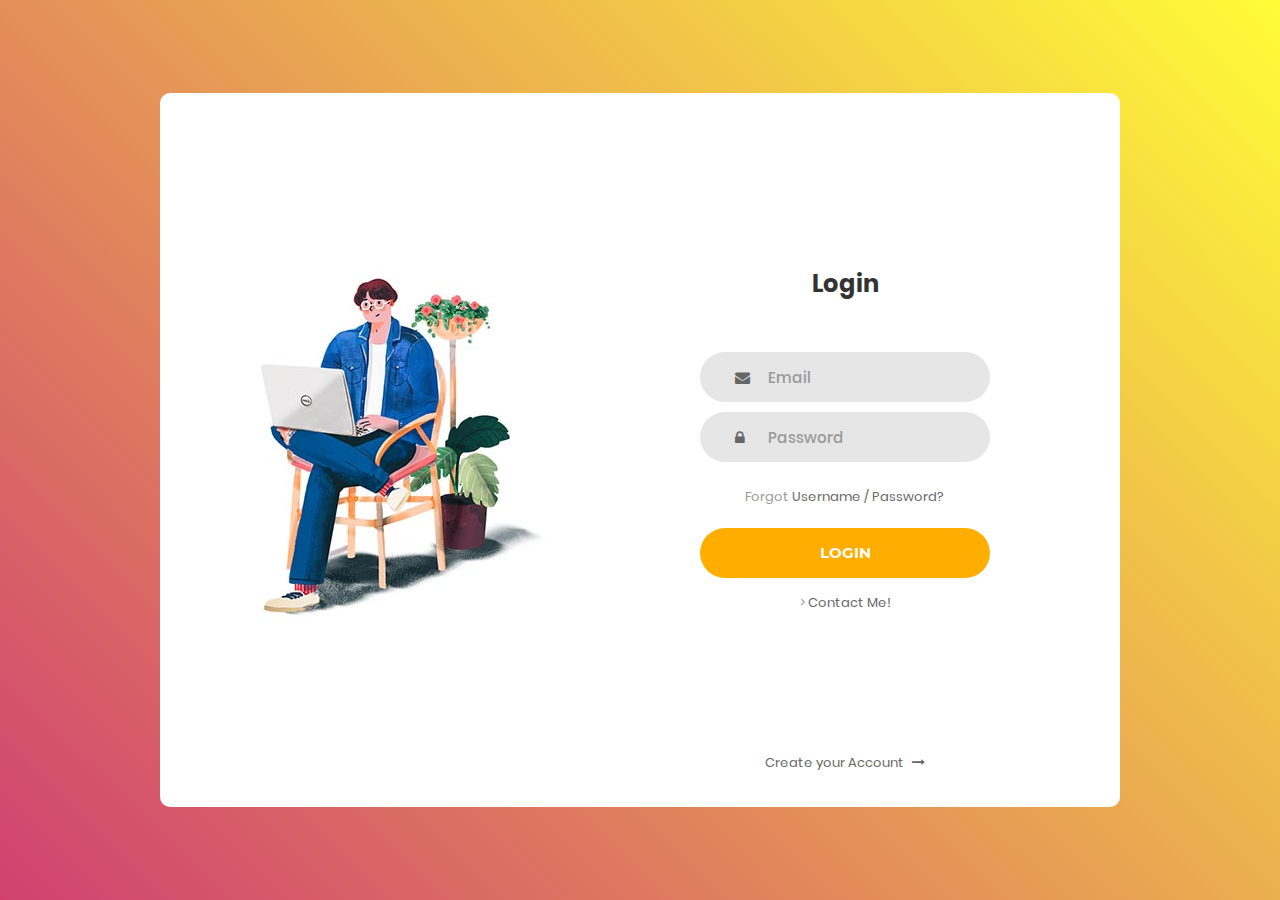
<file: index.html>
<!DOCTYPE html>
<html lang="en">
<head>
	<title>Login</title>
	<meta charset="UTF-8">
	<meta name="viewport" content="width=device-width, initial-scale=1">
<!--===============================================================================================-->	
	<link rel="icon" type="image/png" href="images/icons/favicon.png"/>
<!--===============================================================================================-->
	<link rel="stylesheet" type="text/css" href="vendor/bootstrap/css/bootstrap.min.css">
<!--===============================================================================================-->
	<link rel="stylesheet" type="text/css" href="fonts/font-awesome-4.7.0/css/font-awesome.min.css">
<!--===============================================================================================-->
	<link rel="stylesheet" type="text/css" href="vendor/animate/animate.css">
<!--===============================================================================================-->	
	<link rel="stylesheet" type="text/css" href="vendor/css-hamburgers/hamburgers.min.css">
<!--===============================================================================================-->
	<link rel="stylesheet" type="text/css" href="vendor/select2/select2.min.css">
<!--===============================================================================================-->
	<link rel="stylesheet" type="text/css" href="css/util.css">
	<link rel="stylesheet" type="text/css" href="css/main.css">
<!--===============================================================================================-->
</head>
<body>
	
	<div class="limiter">
		<div class="container-login100">
			<div class="wrap-login100">
				<div class="login100-pic js-tilt" data-tilt>
					<img src="images/img-01.png" alt="IMG">
				</div>

				<form class="login100-form validate-form">
					<span class="login100-form-title">
						Login
					</span>

					<div class="wrap-input100 validate-input" data-validate = "Valid email is required: ex@abc.xyz">
						<input class="input100" type="text" name="email" placeholder="Email">
						<span class="focus-input100"></span>
						<span class="symbol-input100">
							<i class="fa fa-envelope" aria-hidden="true"></i>
						</span>
					</div>

					<div class="wrap-input100 validate-input" data-validate = "Password is required">
						<input class="input100" type="password" name="pass" placeholder="Password">
						<span class="focus-input100"></span>
						<span class="symbol-input100">
							<i class="fa fa-lock" aria-hidden="true"></i>
						</span>
					</div>
					<div class="text-center p-t-12">
						<span class="txt1">
							Forgot
						</span>
						<a class="txt2" href="#">
							Username / Password?
						</a>
					</div>

					<div class="container-login100-form-btn">
						<button class="login100-form-btn">
							Login
						</button>
					</div>

					<div class="text-center p-t-12">
						<span class="txt1">>
						<a href="contact.html" class="txt2">
							Contact Me!
						</a>
					</div>

					<div class="text-center p-t-136">
						<a class="txt2" href="signup.html">
							Create your Account
							<i class="fa fa-long-arrow-right m-l-5" aria-hidden="true"></i>
						</a>
					</div>
				</form>
			</div>
		</div>
	</div>
	
	

	
<!--===============================================================================================-->	
	<script src="vendor/jquery/jquery-3.2.1.min.js"></script>
<!--===============================================================================================-->
	<script src="vendor/bootstrap/js/popper.js"></script>
	<script src="vendor/bootstrap/js/bootstrap.min.js"></script>
<!--===============================================================================================-->
	<script src="vendor/select2/select2.min.js"></script>
<!--===============================================================================================-->
	<script src="vendor/tilt/tilt.jquery.min.js"></script>
	<script >
		$('.js-tilt').tilt({
			scale: 1.1
		})
	</script>
<!--===============================================================================================-->
	<script src="js/main.js"></script>

</body>
</html>
</file>
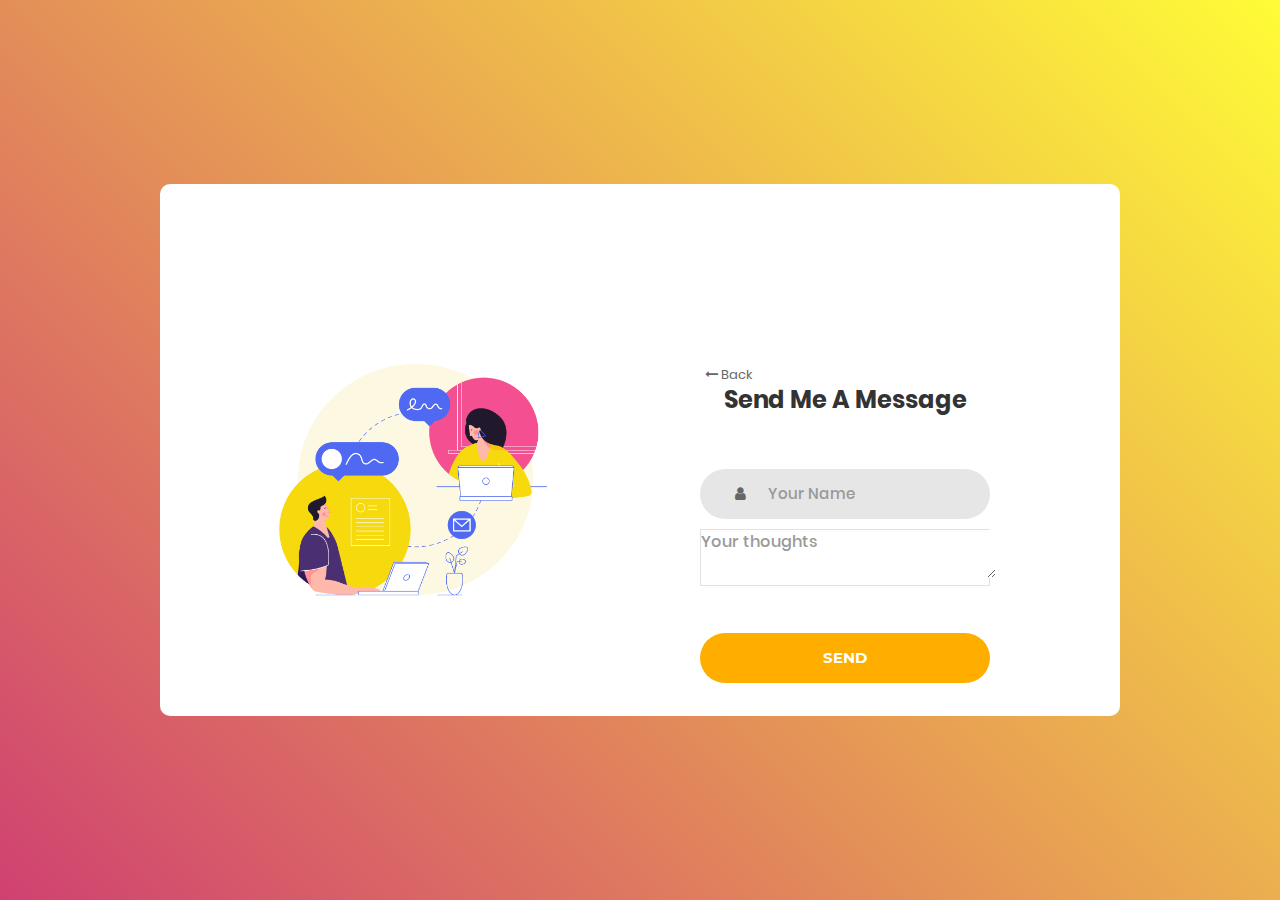
<file: contact.html>
<!DOCTYPE html>
<html lang="en">
<head>
	<title>Contact Me</title>
	<meta charset="UTF-8">
	<meta name="viewport" content="width=device-width, initial-scale=1">
<!--===============================================================================================-->	
<link rel="icon" type="image/png" href="images/icons/favicon.png"/>
<!--===============================================================================================-->
	<link rel="stylesheet" type="text/css" href="vendor/bootstrap/css/bootstrap.min.css">
<!--===============================================================================================-->
	<link rel="stylesheet" type="text/css" href="fonts/font-awesome-4.7.0/css/font-awesome.min.css">
<!--===============================================================================================-->
	<link rel="stylesheet" type="text/css" href="vendor/animate/animate.css">
<!--===============================================================================================-->	
	<link rel="stylesheet" type="text/css" href="vendor/css-hamburgers/hamburgers.min.css">
<!--===============================================================================================-->
	<link rel="stylesheet" type="text/css" href="vendor/select2/select2.min.css">
<!--===============================================================================================-->
	<link rel="stylesheet" type="text/css" href="css/util.css">
	<link rel="stylesheet" type="text/css" href="css/main.css">
<!--===============================================================================================-->
</head>
<body>
	
	<div class="limiter">
		<div class="container-login100">
			<div class="wrap-login100">
				<div class="login100-pic js-tilt" data-tilt>
					<img src="images/contact.png" alt="IMG">
				</div>
				<form class="login100-form validate-form flex-sb flex-w">
                    <!-- <div class="back"> -->
						<div class="p-t-1">
                            <a href="index.html" class="txt2">
                                <i class="fa fa-long-arrow-left m-l-5" aria-hidden="true"></i>
                                Back
                            </a>
                        </div>
                    <span class="login100-form-title p-b-51">
						Send Me A Message
					</span>

					
					<div class="wrap-input100 validate-input m-b-16" data-validate = "Name is required">
						<input class="input100" type="text" name="username" placeholder="Your Name">
						<span class="focus-input100"></span>
                        <span class="symbol-input100">
							<i class="fa fa-user" aria-hidden="true"></i>
						</span>
					</div>
					
					
					<div class="wrap-input100 validate-text m-b-16" data-validate = "Text is required">
                        <textarea class="text100" type="text" name="text2" placeholder="Your thoughts"></textarea>
                        
						<span class="focus-text100"></span>
					</div>
					

					<div class="container-login100-form-btn m-t-17">
						<button class="login100-form-btn">
							SEND
						</button>
					</div>
				</form>
			</div>
		</div>
	</div>
	

	<div id="dropDownSelect1"></div>
	
<!--===============================================================================================-->	
<link rel="icon" type="image/png" href="images/icons/favicon.ico"/>
<!--===============================================================================================-->
	<link rel="stylesheet" type="text/css" href="vendor/bootstrap/css/bootstrap.min.css">
<!--===============================================================================================-->
	<link rel="stylesheet" type="text/css" href="fonts/font-awesome-4.7.0/css/font-awesome.min.css">
<!--===============================================================================================-->
	<link rel="stylesheet" type="text/css" href="vendor/animate/animate.css">
<!--===============================================================================================-->	
	<link rel="stylesheet" type="text/css" href="vendor/css-hamburgers/hamburgers.min.css">
<!--===============================================================================================-->
	<link rel="stylesheet" type="text/css" href="vendor/select2/select2.min.css">
<!--===============================================================================================-->
	<link rel="stylesheet" type="text/css" href="css/util.css">
	<link rel="stylesheet" type="text/css" href="css/main.css">
<!--===============================================================================================-->
	<script src="js/main.js"></script>

</body>
</html>
</file>
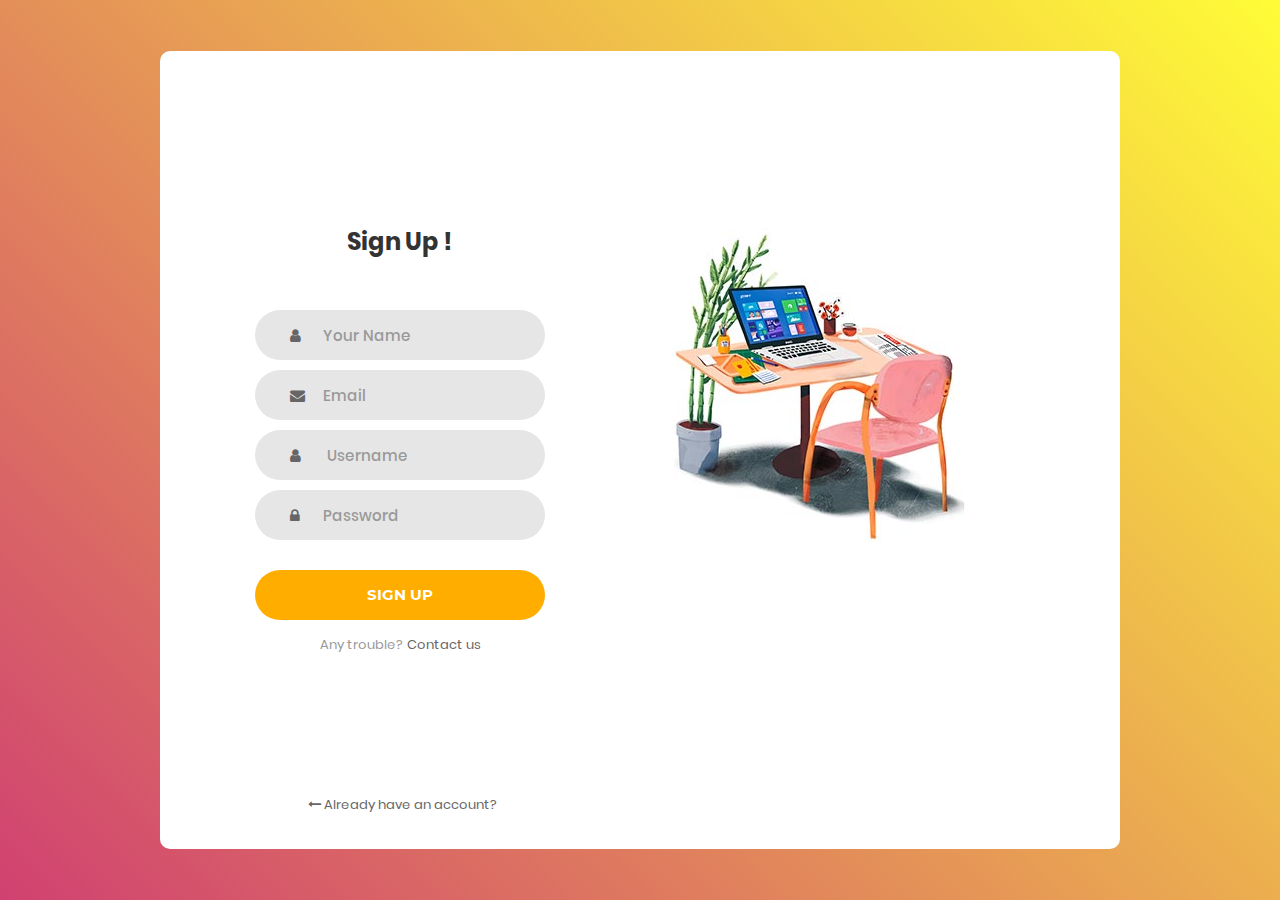
<file: signup.html>
<!DOCTYPE html>
<html lang="en">
<head>
	<title>Sign Up</title>
	<meta charset="UTF-8">
	<meta name="viewport" content="width=device-width, initial-scale=1">
<!--===============================================================================================-->	
	<link rel="icon" type="image/png" href="images/icons/favicon.png"/>
<!--===============================================================================================-->
	<link rel="stylesheet" type="text/css" href="vendor/bootstrap/css/bootstrap.min.css">
<!--===============================================================================================-->
	<link rel="stylesheet" type="text/css" href="fonts/font-awesome-4.7.0/css/font-awesome.min.css">
<!--===============================================================================================-->
	<link rel="stylesheet" type="text/css" href="vendor/animate/animate.css">
<!--===============================================================================================-->	
	<link rel="stylesheet" type="text/css" href="vendor/css-hamburgers/hamburgers.min.css">
<!--===============================================================================================-->
	<link rel="stylesheet" type="text/css" href="vendor/select2/select2.min.css">
<!--===============================================================================================-->
	<link rel="stylesheet" type="text/css" href="css/util.css">
	<link rel="stylesheet" type="text/css" href="css/main.css">
<!--===============================================================================================-->
</head>
<body>
	
	<div class="limiter">
		<div class="container-login100">
			<div class="wrap-login100">
				<form class="login100-form validate-form">
					<span class="login100-form-title">
						Sign Up !
					</span>
					<div class="wrap-input100 validate-input" data-validate = "Valid email is required: ex@abc.xyz">
						<input class="input100" type="text" name="Name" placeholder="Your Name">
						<span class="focus-input100"></span>
						<span class="symbol-input100">
							<i class="fa fa-user" aria-hidden="true"></i>
						</span>
					</div>

					<div class="wrap-input100 validate-input" data-validate = "Valid email is required: ex@abc.xyz">
						<input class="input100" type="text" name="email" placeholder="Email">
						<span class="focus-input100"></span>
						<span class="symbol-input100">
							<i class="fa fa-envelope" aria-hidden="true"></i>
						</span>
					</div>
					<div class="wrap-input100 validate-input" data-validate = "Valid email is required: ex@abc.xyz">
						<input class="input100" type="text" name="Name" placeholder=" Username">
						<span class="focus-input100"></span>
						<span class="symbol-input100">
							<i class="fa fa-user" aria-hidden="true"></i>
						</span>
					</div>
					<div class="wrap-input100 validate-input" data-validate = "Password is required">
						<input class="input100" type="password" name="pass" placeholder="Password">
						<span class="focus-input100"></span>
						<span class="symbol-input100">
							<i class="fa fa-lock" aria-hidden="true"></i>
						</span>
					</div>
					
					<div class="container-login100-form-btn">
						<button class="login100-form-btn">
							Sign Up
						</button>
					</div>

					<div class="text-center p-t-12">
						<span class="txt1">
							Any trouble?
						</span>
						<a class="txt2" href="contact.html">
							Contact us 
						</a>
					</div>

					<div class="text-center p-t-136">
						<a class="txt2" href="index.html">
							<i class="fa fa-long-arrow-left m-l-5" aria-hidden="true"></i>
							Already have an account?
						</a>
					</div>
				</form>
				<div class="login100-pic js-tilt" data-tilt>
					<img src="images/img-02.png" alt="IMG">
				</div>
			</div>
		</div>
	</div>
	
	

	
<!--===============================================================================================-->	
	<script src="vendor/jquery/jquery-3.2.1.min.js"></script>
<!--===============================================================================================-->
	<script src="vendor/bootstrap/js/popper.js"></script>
	<script src="vendor/bootstrap/js/bootstrap.min.js"></script>
<!--===============================================================================================-->
	<script src="vendor/select2/select2.min.js"></script>
<!--===============================================================================================-->
	<script src="vendor/tilt/tilt.jquery.min.js"></script>
	<script >
		$('.js-tilt').tilt({
			scale: 1.1
		})
	</script>
<!--===============================================================================================-->
	<script src="js/main.js"></script>

</body>
</html>
</file>
<file: css/util.css>
/*[ FONT SIZE ]
///////////////////////////////////////////////////////////
*/
.fs-1 {font-size: 1px;}
.fs-2 {font-size: 2px;}
.fs-3 {font-size: 3px;}
.fs-4 {font-size: 4px;}
.fs-5 {font-size: 5px;}
.fs-6 {font-size: 6px;}
.fs-7 {font-size: 7px;}
.fs-8 {font-size: 8px;}
.fs-9 {font-size: 9px;}
.fs-10 {font-size: 10px;}
.fs-11 {font-size: 11px;}
.fs-12 {font-size: 12px;}
.fs-13 {font-size: 13px;}
.fs-14 {font-size: 14px;}
.fs-15 {font-size: 15px;}
.fs-16 {font-size: 16px;}
.fs-17 {font-size: 17px;}
.fs-18 {font-size: 18px;}
.fs-19 {font-size: 19px;}
.fs-20 {font-size: 20px;}
.fs-21 {font-size: 21px;}
.fs-22 {font-size: 22px;}
.fs-23 {font-size: 23px;}
.fs-24 {font-size: 24px;}
.fs-25 {font-size: 25px;}
.fs-26 {font-size: 26px;}
.fs-27 {font-size: 27px;}
.fs-28 {font-size: 28px;}
.fs-29 {font-size: 29px;}
.fs-30 {font-size: 30px;}
.fs-31 {font-size: 31px;}
.fs-32 {font-size: 32px;}
.fs-33 {font-size: 33px;}
.fs-34 {font-size: 34px;}
.fs-35 {font-size: 35px;}
.fs-36 {font-size: 36px;}
.fs-37 {font-size: 37px;}
.fs-38 {font-size: 38px;}
.fs-39 {font-size: 39px;}
.fs-40 {font-size: 40px;}
.fs-41 {font-size: 41px;}
.fs-42 {font-size: 42px;}
.fs-43 {font-size: 43px;}
.fs-44 {font-size: 44px;}
.fs-45 {font-size: 45px;}
.fs-46 {font-size: 46px;}
.fs-47 {font-size: 47px;}
.fs-48 {font-size: 48px;}
.fs-49 {font-size: 49px;}
.fs-50 {font-size: 50px;}
.fs-51 {font-size: 51px;}
.fs-52 {font-size: 52px;}
.fs-53 {font-size: 53px;}
.fs-54 {font-size: 54px;}
.fs-55 {font-size: 55px;}
.fs-56 {font-size: 56px;}
.fs-57 {font-size: 57px;}
.fs-58 {font-size: 58px;}
.fs-59 {font-size: 59px;}
.fs-60 {font-size: 60px;}
.fs-61 {font-size: 61px;}
.fs-62 {font-size: 62px;}
.fs-63 {font-size: 63px;}
.fs-64 {font-size: 64px;}
.fs-65 {font-size: 65px;}
.fs-66 {font-size: 66px;}
.fs-67 {font-size: 67px;}
.fs-68 {font-size: 68px;}
.fs-69 {font-size: 69px;}
.fs-70 {font-size: 70px;}
.fs-71 {font-size: 71px;}
.fs-72 {font-size: 72px;}
.fs-73 {font-size: 73px;}
.fs-74 {font-size: 74px;}
.fs-75 {font-size: 75px;}
.fs-76 {font-size: 76px;}
.fs-77 {font-size: 77px;}
.fs-78 {font-size: 78px;}
.fs-79 {font-size: 79px;}
.fs-80 {font-size: 80px;}
.fs-81 {font-size: 81px;}
.fs-82 {font-size: 82px;}
.fs-83 {font-size: 83px;}
.fs-84 {font-size: 84px;}
.fs-85 {font-size: 85px;}
.fs-86 {font-size: 86px;}
.fs-87 {font-size: 87px;}
.fs-88 {font-size: 88px;}
.fs-89 {font-size: 89px;}
.fs-90 {font-size: 90px;}
.fs-91 {font-size: 91px;}
.fs-92 {font-size: 92px;}
.fs-93 {font-size: 93px;}
.fs-94 {font-size: 94px;}
.fs-95 {font-size: 95px;}
.fs-96 {font-size: 96px;}
.fs-97 {font-size: 97px;}
.fs-98 {font-size: 98px;}
.fs-99 {font-size: 99px;}
.fs-100 {font-size: 100px;}
.fs-101 {font-size: 101px;}
.fs-102 {font-size: 102px;}
.fs-103 {font-size: 103px;}
.fs-104 {font-size: 104px;}
.fs-105 {font-size: 105px;}
.fs-106 {font-size: 106px;}
.fs-107 {font-size: 107px;}
.fs-108 {font-size: 108px;}
.fs-109 {font-size: 109px;}
.fs-110 {font-size: 110px;}
.fs-111 {font-size: 111px;}
.fs-112 {font-size: 112px;}
.fs-113 {font-size: 113px;}
.fs-114 {font-size: 114px;}
.fs-115 {font-size: 115px;}
.fs-116 {font-size: 116px;}
.fs-117 {font-size: 117px;}
.fs-118 {font-size: 118px;}
.fs-119 {font-size: 119px;}
.fs-120 {font-size: 120px;}
.fs-121 {font-size: 121px;}
.fs-122 {font-size: 122px;}
.fs-123 {font-size: 123px;}
.fs-124 {font-size: 124px;}
.fs-125 {font-size: 125px;}
.fs-126 {font-size: 126px;}
.fs-127 {font-size: 127px;}
.fs-128 {font-size: 128px;}
.fs-129 {font-size: 129px;}
.fs-130 {font-size: 130px;}
.fs-131 {font-size: 131px;}
.fs-132 {font-size: 132px;}
.fs-133 {font-size: 133px;}
.fs-134 {font-size: 134px;}
.fs-135 {font-size: 135px;}
.fs-136 {font-size: 136px;}
.fs-137 {font-size: 137px;}
.fs-138 {font-size: 138px;}
.fs-139 {font-size: 139px;}
.fs-140 {font-size: 140px;}
.fs-141 {font-size: 141px;}
.fs-142 {font-size: 142px;}
.fs-143 {font-size: 143px;}
.fs-144 {font-size: 144px;}
.fs-145 {font-size: 145px;}
.fs-146 {font-size: 146px;}
.fs-147 {font-size: 147px;}
.fs-148 {font-size: 148px;}
.fs-149 {font-size: 149px;}
.fs-150 {font-size: 150px;}
.fs-151 {font-size: 151px;}
.fs-152 {font-size: 152px;}
.fs-153 {font-size: 153px;}
.fs-154 {font-size: 154px;}
.fs-155 {font-size: 155px;}
.fs-156 {font-size: 156px;}
.fs-157 {font-size: 157px;}
.fs-158 {font-size: 158px;}
.fs-159 {font-size: 159px;}
.fs-160 {font-size: 160px;}
.fs-161 {font-size: 161px;}
.fs-162 {font-size: 162px;}
.fs-163 {font-size: 163px;}
.fs-164 {font-size: 164px;}
.fs-165 {font-size: 165px;}
.fs-166 {font-size: 166px;}
.fs-167 {font-size: 167px;}
.fs-168 {font-size: 168px;}
.fs-169 {font-size: 169px;}
.fs-170 {font-size: 170px;}
.fs-171 {font-size: 171px;}
.fs-172 {font-size: 172px;}
.fs-173 {font-size: 173px;}
.fs-174 {font-size: 174px;}
.fs-175 {font-size: 175px;}
.fs-176 {font-size: 176px;}
.fs-177 {font-size: 177px;}
.fs-178 {font-size: 178px;}
.fs-179 {font-size: 179px;}
.fs-180 {font-size: 180px;}
.fs-181 {font-size: 181px;}
.fs-182 {font-size: 182px;}
.fs-183 {font-size: 183px;}
.fs-184 {font-size: 184px;}
.fs-185 {font-size: 185px;}
.fs-186 {font-size: 186px;}
.fs-187 {font-size: 187px;}
.fs-188 {font-size: 188px;}
.fs-189 {font-size: 189px;}
.fs-190 {font-size: 190px;}
.fs-191 {font-size: 191px;}
.fs-192 {font-size: 192px;}
.fs-193 {font-size: 193px;}
.fs-194 {font-size: 194px;}
.fs-195 {font-size: 195px;}
.fs-196 {font-size: 196px;}
.fs-197 {font-size: 197px;}
.fs-198 {font-size: 198px;}
.fs-199 {font-size: 199px;}
.fs-200 {font-size: 200px;}

/*[ PADDING ]
///////////////////////////////////////////////////////////
*/
.p-t-0 {padding-top: 0px;}
.p-t-1 {padding-top: 1px;}
.p-t-2 {padding-top: 2px;}
.p-t-3 {padding-top: 3px;}
.p-t-4 {padding-top: 4px;}
.p-t-5 {padding-top: 5px;}
.p-t-6 {padding-top: 6px;}
.p-t-7 {padding-top: 7px;}
.p-t-8 {padding-top: 8px;}
.p-t-9 {padding-top: 9px;}
.p-t-10 {padding-top: 10px;}
.p-t-11 {padding-top: 11px;}
.p-t-12 {padding-top: 12px;}
.p-t-13 {padding-top: 13px;}
.p-t-14 {padding-top: 14px;}
.p-t-15 {padding-top: 15px;}
.p-t-16 {padding-top: 16px;}
.p-t-17 {padding-top: 17px;}
.p-t-18 {padding-top: 18px;}
.p-t-19 {padding-top: 19px;}
.p-t-20 {padding-top: 20px;}
.p-t-21 {padding-top: 21px;}
.p-t-22 {padding-top: 22px;}
.p-t-23 {padding-top: 23px;}
.p-t-24 {padding-top: 24px;}
.p-t-25 {padding-top: 25px;}
.p-t-26 {padding-top: 26px;}
.p-t-27 {padding-top: 27px;}
.p-t-28 {padding-top: 28px;}
.p-t-29 {padding-top: 29px;}
.p-t-30 {padding-top: 30px;}
.p-t-31 {padding-top: 31px;}
.p-t-32 {padding-top: 32px;}
.p-t-33 {padding-top: 33px;}
.p-t-34 {padding-top: 34px;}
.p-t-35 {padding-top: 35px;}
.p-t-36 {padding-top: 36px;}
.p-t-37 {padding-top: 37px;}
.p-t-38 {padding-top: 38px;}
.p-t-39 {padding-top: 39px;}
.p-t-40 {padding-top: 40px;}
.p-t-41 {padding-top: 41px;}
.p-t-42 {padding-top: 42px;}
.p-t-43 {padding-top: 43px;}
.p-t-44 {padding-top: 44px;}
.p-t-45 {padding-top: 45px;}
.p-t-46 {padding-top: 46px;}
.p-t-47 {padding-top: 47px;}
.p-t-48 {padding-top: 48px;}
.p-t-49 {padding-top: 49px;}
.p-t-50 {padding-top: 50px;}
.p-t-51 {padding-top: 51px;}
.p-t-52 {padding-top: 52px;}
.p-t-53 {padding-top: 53px;}
.p-t-54 {padding-top: 54px;}
.p-t-55 {padding-top: 55px;}
.p-t-56 {padding-top: 56px;}
.p-t-57 {padding-top: 57px;}
.p-t-58 {padding-top: 58px;}
.p-t-59 {padding-top: 59px;}
.p-t-60 {padding-top: 60px;}
.p-t-61 {padding-top: 61px;}
.p-t-62 {padding-top: 62px;}
.p-t-63 {padding-top: 63px;}
.p-t-64 {padding-top: 64px;}
.p-t-65 {padding-top: 65px;}
.p-t-66 {padding-top: 66px;}
.p-t-67 {padding-top: 67px;}
.p-t-68 {padding-top: 68px;}
.p-t-69 {padding-top: 69px;}
.p-t-70 {padding-top: 70px;}
.p-t-71 {padding-top: 71px;}
.p-t-72 {padding-top: 72px;}
.p-t-73 {padding-top: 73px;}
.p-t-74 {padding-top: 74px;}
.p-t-75 {padding-top: 75px;}
.p-t-76 {padding-top: 76px;}
.p-t-77 {padding-top: 77px;}
.p-t-78 {padding-top: 78px;}
.p-t-79 {padding-top: 79px;}
.p-t-80 {padding-top: 80px;}
.p-t-81 {padding-top: 81px;}
.p-t-82 {padding-top: 82px;}
.p-t-83 {padding-top: 83px;}
.p-t-84 {padding-top: 84px;}
.p-t-85 {padding-top: 85px;}
.p-t-86 {padding-top: 86px;}
.p-t-87 {padding-top: 87px;}
.p-t-88 {padding-top: 88px;}
.p-t-89 {padding-top: 89px;}
.p-t-90 {padding-top: 90px;}
.p-t-91 {padding-top: 91px;}
.p-t-92 {padding-top: 92px;}
.p-t-93 {padding-top: 93px;}
.p-t-94 {padding-top: 94px;}
.p-t-95 {padding-top: 95px;}
.p-t-96 {padding-top: 96px;}
.p-t-97 {padding-top: 97px;}
.p-t-98 {padding-top: 98px;}
.p-t-99 {padding-top: 99px;}
.p-t-100 {padding-top: 100px;}
.p-t-101 {padding-top: 101px;}
.p-t-102 {padding-top: 102px;}
.p-t-103 {padding-top: 103px;}
.p-t-104 {padding-top: 104px;}
.p-t-105 {padding-top: 105px;}
.p-t-106 {padding-top: 106px;}
.p-t-107 {padding-top: 107px;}
.p-t-108 {padding-top: 108px;}
.p-t-109 {padding-top: 109px;}
.p-t-110 {padding-top: 110px;}
.p-t-111 {padding-top: 111px;}
.p-t-112 {padding-top: 112px;}
.p-t-113 {padding-top: 113px;}
.p-t-114 {padding-top: 114px;}
.p-t-115 {padding-top: 115px;}
.p-t-116 {padding-top: 116px;}
.p-t-117 {padding-top: 117px;}
.p-t-118 {padding-top: 118px;}
.p-t-119 {padding-top: 119px;}
.p-t-120 {padding-top: 120px;}
.p-t-121 {padding-top: 121px;}
.p-t-122 {padding-top: 122px;}
.p-t-123 {padding-top: 123px;}
.p-t-124 {padding-top: 124px;}
.p-t-125 {padding-top: 125px;}
.p-t-126 {padding-top: 126px;}
.p-t-127 {padding-top: 127px;}
.p-t-128 {padding-top: 128px;}
.p-t-129 {padding-top: 129px;}
.p-t-130 {padding-top: 130px;}
.p-t-131 {padding-top: 131px;}
.p-t-132 {padding-top: 132px;}
.p-t-133 {padding-top: 133px;}
.p-t-134 {padding-top: 134px;}
.p-t-135 {padding-top: 135px;}
.p-t-136 {padding-top: 136px;}
.p-t-137 {padding-top: 137px;}
.p-t-138 {padding-top: 138px;}
.p-t-139 {padding-top: 139px;}
.p-t-140 {padding-top: 140px;}
.p-t-141 {padding-top: 141px;}
.p-t-142 {padding-top: 142px;}
.p-t-143 {padding-top: 143px;}
.p-t-144 {padding-top: 144px;}
.p-t-145 {padding-top: 145px;}
.p-t-146 {padding-top: 146px;}
.p-t-147 {padding-top: 147px;}
.p-t-148 {padding-top: 148px;}
.p-t-149 {padding-top: 149px;}
.p-t-150 {padding-top: 150px;}
.p-t-151 {padding-top: 151px;}
.p-t-152 {padding-top: 152px;}
.p-t-153 {padding-top: 153px;}
.p-t-154 {padding-top: 154px;}
.p-t-155 {padding-top: 155px;}
.p-t-156 {padding-top: 156px;}
.p-t-157 {padding-top: 157px;}
.p-t-158 {padding-top: 158px;}
.p-t-159 {padding-top: 159px;}
.p-t-160 {padding-top: 160px;}
.p-t-161 {padding-top: 161px;}
.p-t-162 {padding-top: 162px;}
.p-t-163 {padding-top: 163px;}
.p-t-164 {padding-top: 164px;}
.p-t-165 {padding-top: 165px;}
.p-t-166 {padding-top: 166px;}
.p-t-167 {padding-top: 167px;}
.p-t-168 {padding-top: 168px;}
.p-t-169 {padding-top: 169px;}
.p-t-170 {padding-top: 170px;}
.p-t-171 {padding-top: 171px;}
.p-t-172 {padding-top: 172px;}
.p-t-173 {padding-top: 173px;}
.p-t-174 {padding-top: 174px;}
.p-t-175 {padding-top: 175px;}
.p-t-176 {padding-top: 176px;}
.p-t-177 {padding-top: 177px;}
.p-t-178 {padding-top: 178px;}
.p-t-179 {padding-top: 179px;}
.p-t-180 {padding-top: 180px;}
.p-t-181 {padding-top: 181px;}
.p-t-182 {padding-top: 182px;}
.p-t-183 {padding-top: 183px;}
.p-t-184 {padding-top: 184px;}
.p-t-185 {padding-top: 185px;}
.p-t-186 {padding-top: 186px;}
.p-t-187 {padding-top: 187px;}
.p-t-188 {padding-top: 188px;}
.p-t-189 {padding-top: 189px;}
.p-t-190 {padding-top: 190px;}
.p-t-191 {padding-top: 191px;}
.p-t-192 {padding-top: 192px;}
.p-t-193 {padding-top: 193px;}
.p-t-194 {padding-top: 194px;}
.p-t-195 {padding-top: 195px;}
.p-t-196 {padding-top: 196px;}
.p-t-197 {padding-top: 197px;}
.p-t-198 {padding-top: 198px;}
.p-t-199 {padding-top: 199px;}
.p-t-200 {padding-top: 200px;}
.p-t-201 {padding-top: 201px;}
.p-t-202 {padding-top: 202px;}
.p-t-203 {padding-top: 203px;}
.p-t-204 {padding-top: 204px;}
.p-t-205 {padding-top: 205px;}
.p-t-206 {padding-top: 206px;}
.p-t-207 {padding-top: 207px;}
.p-t-208 {padding-top: 208px;}
.p-t-209 {padding-top: 209px;}
.p-t-210 {padding-top: 210px;}
.p-t-211 {padding-top: 211px;}
.p-t-212 {padding-top: 212px;}
.p-t-213 {padding-top: 213px;}
.p-t-214 {padding-top: 214px;}
.p-t-215 {padding-top: 215px;}
.p-t-216 {padding-top: 216px;}
.p-t-217 {padding-top: 217px;}
.p-t-218 {padding-top: 218px;}
.p-t-219 {padding-top: 219px;}
.p-t-220 {padding-top: 220px;}
.p-t-221 {padding-top: 221px;}
.p-t-222 {padding-top: 222px;}
.p-t-223 {padding-top: 223px;}
.p-t-224 {padding-top: 224px;}
.p-t-225 {padding-top: 225px;}
.p-t-226 {padding-top: 226px;}
.p-t-227 {padding-top: 227px;}
.p-t-228 {padding-top: 228px;}
.p-t-229 {padding-top: 229px;}
.p-t-230 {padding-top: 230px;}
.p-t-231 {padding-top: 231px;}
.p-t-232 {padding-top: 232px;}
.p-t-233 {padding-top: 233px;}
.p-t-234 {padding-top: 234px;}
.p-t-235 {padding-top: 235px;}
.p-t-236 {padding-top: 236px;}
.p-t-237 {padding-top: 237px;}
.p-t-238 {padding-top: 238px;}
.p-t-239 {padding-top: 239px;}
.p-t-240 {padding-top: 240px;}
.p-t-241 {padding-top: 241px;}
.p-t-242 {padding-top: 242px;}
.p-t-243 {padding-top: 243px;}
.p-t-244 {padding-top: 244px;}
.p-t-245 {padding-top: 245px;}
.p-t-246 {padding-top: 246px;}
.p-t-247 {padding-top: 247px;}
.p-t-248 {padding-top: 248px;}
.p-t-249 {padding-top: 249px;}
.p-t-250 {padding-top: 250px;}
.p-b-0 {padding-bottom: 0px;}
.p-b-1 {padding-bottom: 1px;}
.p-b-2 {padding-bottom: 2px;}
.p-b-3 {padding-bottom: 3px;}
.p-b-4 {padding-bottom: 4px;}
.p-b-5 {padding-bottom: 5px;}
.p-b-6 {padding-bottom: 6px;}
.p-b-7 {padding-bottom: 7px;}
.p-b-8 {padding-bottom: 8px;}
.p-b-9 {padding-bottom: 9px;}
.p-b-10 {padding-bottom: 10px;}
.p-b-11 {padding-bottom: 11px;}
.p-b-12 {padding-bottom: 12px;}
.p-b-13 {padding-bottom: 13px;}
.p-b-14 {padding-bottom: 14px;}
.p-b-15 {padding-bottom: 15px;}
.p-b-16 {padding-bottom: 16px;}
.p-b-17 {padding-bottom: 17px;}
.p-b-18 {padding-bottom: 18px;}
.p-b-19 {padding-bottom: 19px;}
.p-b-20 {padding-bottom: 20px;}
.p-b-21 {padding-bottom: 21px;}
.p-b-22 {padding-bottom: 22px;}
.p-b-23 {padding-bottom: 23px;}
.p-b-24 {padding-bottom: 24px;}
.p-b-25 {padding-bottom: 25px;}
.p-b-26 {padding-bottom: 26px;}
.p-b-27 {padding-bottom: 27px;}
.p-b-28 {padding-bottom: 28px;}
.p-b-29 {padding-bottom: 29px;}
.p-b-30 {padding-bottom: 30px;}
.p-b-31 {padding-bottom: 31px;}
.p-b-32 {padding-bottom: 32px;}
.p-b-33 {padding-bottom: 33px;}
.p-b-34 {padding-bottom: 34px;}
.p-b-35 {padding-bottom: 35px;}
.p-b-36 {padding-bottom: 36px;}
.p-b-37 {padding-bottom: 37px;}
.p-b-38 {padding-bottom: 38px;}
.p-b-39 {padding-bottom: 39px;}
.p-b-40 {padding-bottom: 40px;}
.p-b-41 {padding-bottom: 41px;}
.p-b-42 {padding-bottom: 42px;}
.p-b-43 {padding-bottom: 43px;}
.p-b-44 {padding-bottom: 44px;}
.p-b-45 {padding-bottom: 45px;}
.p-b-46 {padding-bottom: 46px;}
.p-b-47 {padding-bottom: 47px;}
.p-b-48 {padding-bottom: 48px;}
.p-b-49 {padding-bottom: 49px;}
.p-b-50 {padding-bottom: 50px;}
.p-b-51 {padding-bottom: 51px;}
.p-b-52 {padding-bottom: 52px;}
.p-b-53 {padding-bottom: 53px;}
.p-b-54 {padding-bottom: 54px;}
.p-b-55 {padding-bottom: 55px;}
.p-b-56 {padding-bottom: 56px;}
.p-b-57 {padding-bottom: 57px;}
.p-b-58 {padding-bottom: 58px;}
.p-b-59 {padding-bottom: 59px;}
.p-b-60 {padding-bottom: 60px;}
.p-b-61 {padding-bottom: 61px;}
.p-b-62 {padding-bottom: 62px;}
.p-b-63 {padding-bottom: 63px;}
.p-b-64 {padding-bottom: 64px;}
.p-b-65 {padding-bottom: 65px;}
.p-b-66 {padding-bottom: 66px;}
.p-b-67 {padding-bottom: 67px;}
.p-b-68 {padding-bottom: 68px;}
.p-b-69 {padding-bottom: 69px;}
.p-b-70 {padding-bottom: 70px;}
.p-b-71 {padding-bottom: 71px;}
.p-b-72 {padding-bottom: 72px;}
.p-b-73 {padding-bottom: 73px;}
.p-b-74 {padding-bottom: 74px;}
.p-b-75 {padding-bottom: 75px;}
.p-b-76 {padding-bottom: 76px;}
.p-b-77 {padding-bottom: 77px;}
.p-b-78 {padding-bottom: 78px;}
.p-b-79 {padding-bottom: 79px;}
.p-b-80 {padding-bottom: 80px;}
.p-b-81 {padding-bottom: 81px;}
.p-b-82 {padding-bottom: 82px;}
.p-b-83 {padding-bottom: 83px;}
.p-b-84 {padding-bottom: 84px;}
.p-b-85 {padding-bottom: 85px;}
.p-b-86 {padding-bottom: 86px;}
.p-b-87 {padding-bottom: 87px;}
.p-b-88 {padding-bottom: 88px;}
.p-b-89 {padding-bottom: 89px;}
.p-b-90 {padding-bottom: 90px;}
.p-b-91 {padding-bottom: 91px;}
.p-b-92 {padding-bottom: 92px;}
.p-b-93 {padding-bottom: 93px;}
.p-b-94 {padding-bottom: 94px;}
.p-b-95 {padding-bottom: 95px;}
.p-b-96 {padding-bottom: 96px;}
.p-b-97 {padding-bottom: 97px;}
.p-b-98 {padding-bottom: 98px;}
.p-b-99 {padding-bottom: 99px;}
.p-b-100 {padding-bottom: 100px;}
.p-b-101 {padding-bottom: 101px;}
.p-b-102 {padding-bottom: 102px;}
.p-b-103 {padding-bottom: 103px;}
.p-b-104 {padding-bottom: 104px;}
.p-b-105 {padding-bottom: 105px;}
.p-b-106 {padding-bottom: 106px;}
.p-b-107 {padding-bottom: 107px;}
.p-b-108 {padding-bottom: 108px;}
.p-b-109 {padding-bottom: 109px;}
.p-b-110 {padding-bottom: 110px;}
.p-b-111 {padding-bottom: 111px;}
.p-b-112 {padding-bottom: 112px;}
.p-b-113 {padding-bottom: 113px;}
.p-b-114 {padding-bottom: 114px;}
.p-b-115 {padding-bottom: 115px;}
.p-b-116 {padding-bottom: 116px;}
.p-b-117 {padding-bottom: 117px;}
.p-b-118 {padding-bottom: 118px;}
.p-b-119 {padding-bottom: 119px;}
.p-b-120 {padding-bottom: 120px;}
.p-b-121 {padding-bottom: 121px;}
.p-b-122 {padding-bottom: 122px;}
.p-b-123 {padding-bottom: 123px;}
.p-b-124 {padding-bottom: 124px;}
.p-b-125 {padding-bottom: 125px;}
.p-b-126 {padding-bottom: 126px;}
.p-b-127 {padding-bottom: 127px;}
.p-b-128 {padding-bottom: 128px;}
.p-b-129 {padding-bottom: 129px;}
.p-b-130 {padding-bottom: 130px;}
.p-b-131 {padding-bottom: 131px;}
.p-b-132 {padding-bottom: 132px;}
.p-b-133 {padding-bottom: 133px;}
.p-b-134 {padding-bottom: 134px;}
.p-b-135 {padding-bottom: 135px;}
.p-b-136 {padding-bottom: 136px;}
.p-b-137 {padding-bottom: 137px;}
.p-b-138 {padding-bottom: 138px;}
.p-b-139 {padding-bottom: 139px;}
.p-b-140 {padding-bottom: 140px;}
.p-b-141 {padding-bottom: 141px;}
.p-b-142 {padding-bottom: 142px;}
.p-b-143 {padding-bottom: 143px;}
.p-b-144 {padding-bottom: 144px;}
.p-b-145 {padding-bottom: 145px;}
.p-b-146 {padding-bottom: 146px;}
.p-b-147 {padding-bottom: 147px;}
.p-b-148 {padding-bottom: 148px;}
.p-b-149 {padding-bottom: 149px;}
.p-b-150 {padding-bottom: 150px;}
.p-b-151 {padding-bottom: 151px;}
.p-b-152 {padding-bottom: 152px;}
.p-b-153 {padding-bottom: 153px;}
.p-b-154 {padding-bottom: 154px;}
.p-b-155 {padding-bottom: 155px;}
.p-b-156 {padding-bottom: 156px;}
.p-b-157 {padding-bottom: 157px;}
.p-b-158 {padding-bottom: 158px;}
.p-b-159 {padding-bottom: 159px;}
.p-b-160 {padding-bottom: 160px;}
.p-b-161 {padding-bottom: 161px;}
.p-b-162 {padding-bottom: 162px;}
.p-b-163 {padding-bottom: 163px;}
.p-b-164 {padding-bottom: 164px;}
.p-b-165 {padding-bottom: 165px;}
.p-b-166 {padding-bottom: 166px;}
.p-b-167 {padding-bottom: 167px;}
.p-b-168 {padding-bottom: 168px;}
.p-b-169 {padding-bottom: 169px;}
.p-b-170 {padding-bottom: 170px;}
.p-b-171 {padding-bottom: 171px;}
.p-b-172 {padding-bottom: 172px;}
.p-b-173 {padding-bottom: 173px;}
.p-b-174 {padding-bottom: 174px;}
.p-b-175 {padding-bottom: 175px;}
.p-b-176 {padding-bottom: 176px;}
.p-b-177 {padding-bottom: 177px;}
.p-b-178 {padding-bottom: 178px;}
.p-b-179 {padding-bottom: 179px;}
.p-b-180 {padding-bottom: 180px;}
.p-b-181 {padding-bottom: 181px;}
.p-b-182 {padding-bottom: 182px;}
.p-b-183 {padding-bottom: 183px;}
.p-b-184 {padding-bottom: 184px;}
.p-b-185 {padding-bottom: 185px;}
.p-b-186 {padding-bottom: 186px;}
.p-b-187 {padding-bottom: 187px;}
.p-b-188 {padding-bottom: 188px;}
.p-b-189 {padding-bottom: 189px;}
.p-b-190 {padding-bottom: 190px;}
.p-b-191 {padding-bottom: 191px;}
.p-b-192 {padding-bottom: 192px;}
.p-b-193 {padding-bottom: 193px;}
.p-b-194 {padding-bottom: 194px;}
.p-b-195 {padding-bottom: 195px;}
.p-b-196 {padding-bottom: 196px;}
.p-b-197 {padding-bottom: 197px;}
.p-b-198 {padding-bottom: 198px;}
.p-b-199 {padding-bottom: 199px;}
.p-b-200 {padding-bottom: 200px;}
.p-b-201 {padding-bottom: 201px;}
.p-b-202 {padding-bottom: 202px;}
.p-b-203 {padding-bottom: 203px;}
.p-b-204 {padding-bottom: 204px;}
.p-b-205 {padding-bottom: 205px;}
.p-b-206 {padding-bottom: 206px;}
.p-b-207 {padding-bottom: 207px;}
.p-b-208 {padding-bottom: 208px;}
.p-b-209 {padding-bottom: 209px;}
.p-b-210 {padding-bottom: 210px;}
.p-b-211 {padding-bottom: 211px;}
.p-b-212 {padding-bottom: 212px;}
.p-b-213 {padding-bottom: 213px;}
.p-b-214 {padding-bottom: 214px;}
.p-b-215 {padding-bottom: 215px;}
.p-b-216 {padding-bottom: 216px;}
.p-b-217 {padding-bottom: 217px;}
.p-b-218 {padding-bottom: 218px;}
.p-b-219 {padding-bottom: 219px;}
.p-b-220 {padding-bottom: 220px;}
.p-b-221 {padding-bottom: 221px;}
.p-b-222 {padding-bottom: 222px;}
.p-b-223 {padding-bottom: 223px;}
.p-b-224 {padding-bottom: 224px;}
.p-b-225 {padding-bottom: 225px;}
.p-b-226 {padding-bottom: 226px;}
.p-b-227 {padding-bottom: 227px;}
.p-b-228 {padding-bottom: 228px;}
.p-b-229 {padding-bottom: 229px;}
.p-b-230 {padding-bottom: 230px;}
.p-b-231 {padding-bottom: 231px;}
.p-b-232 {padding-bottom: 232px;}
.p-b-233 {padding-bottom: 233px;}
.p-b-234 {padding-bottom: 234px;}
.p-b-235 {padding-bottom: 235px;}
.p-b-236 {padding-bottom: 236px;}
.p-b-237 {padding-bottom: 237px;}
.p-b-238 {padding-bottom: 238px;}
.p-b-239 {padding-bottom: 239px;}
.p-b-240 {padding-bottom: 240px;}
.p-b-241 {padding-bottom: 241px;}
.p-b-242 {padding-bottom: 242px;}
.p-b-243 {padding-bottom: 243px;}
.p-b-244 {padding-bottom: 244px;}
.p-b-245 {padding-bottom: 245px;}
.p-b-246 {padding-bottom: 246px;}
.p-b-247 {padding-bottom: 247px;}
.p-b-248 {padding-bottom: 248px;}
.p-b-249 {padding-bottom: 249px;}
.p-b-250 {padding-bottom: 250px;}
.p-l-0 {padding-left: 0px;}
.p-l-1 {padding-left: 1px;}
.p-l-2 {padding-left: 2px;}
.p-l-3 {padding-left: 3px;}
.p-l-4 {padding-left: 4px;}
.p-l-5 {padding-left: 5px;}
.p-l-6 {padding-left: 6px;}
.p-l-7 {padding-left: 7px;}
.p-l-8 {padding-left: 8px;}
.p-l-9 {padding-left: 9px;}
.p-l-10 {padding-left: 10px;}
.p-l-11 {padding-left: 11px;}
.p-l-12 {padding-left: 12px;}
.p-l-13 {padding-left: 13px;}
.p-l-14 {padding-left: 14px;}
.p-l-15 {padding-left: 15px;}
.p-l-16 {padding-left: 16px;}
.p-l-17 {padding-left: 17px;}
.p-l-18 {padding-left: 18px;}
.p-l-19 {padding-left: 19px;}
.p-l-20 {padding-left: 20px;}
.p-l-21 {padding-left: 21px;}
.p-l-22 {padding-left: 22px;}
.p-l-23 {padding-left: 23px;}
.p-l-24 {padding-left: 24px;}
.p-l-25 {padding-left: 25px;}
.p-l-26 {padding-left: 26px;}
.p-l-27 {padding-left: 27px;}
.p-l-28 {padding-left: 28px;}
.p-l-29 {padding-left: 29px;}
.p-l-30 {padding-left: 30px;}
.p-l-31 {padding-left: 31px;}
.p-l-32 {padding-left: 32px;}
.p-l-33 {padding-left: 33px;}
.p-l-34 {padding-left: 34px;}
.p-l-35 {padding-left: 35px;}
.p-l-36 {padding-left: 36px;}
.p-l-37 {padding-left: 37px;}
.p-l-38 {padding-left: 38px;}
.p-l-39 {padding-left: 39px;}
.p-l-40 {padding-left: 40px;}
.p-l-41 {padding-left: 41px;}
.p-l-42 {padding-left: 42px;}
.p-l-43 {padding-left: 43px;}
.p-l-44 {padding-left: 44px;}
.p-l-45 {padding-left: 45px;}
.p-l-46 {padding-left: 46px;}
.p-l-47 {padding-left: 47px;}
.p-l-48 {padding-left: 48px;}
.p-l-49 {padding-left: 49px;}
.p-l-50 {padding-left: 50px;}
.p-l-51 {padding-left: 51px;}
.p-l-52 {padding-left: 52px;}
.p-l-53 {padding-left: 53px;}
.p-l-54 {padding-left: 54px;}
.p-l-55 {padding-left: 55px;}
.p-l-56 {padding-left: 56px;}
.p-l-57 {padding-left: 57px;}
.p-l-58 {padding-left: 58px;}
.p-l-59 {padding-left: 59px;}
.p-l-60 {padding-left: 60px;}
.p-l-61 {padding-left: 61px;}
.p-l-62 {padding-left: 62px;}
.p-l-63 {padding-left: 63px;}
.p-l-64 {padding-left: 64px;}
.p-l-65 {padding-left: 65px;}
.p-l-66 {padding-left: 66px;}
.p-l-67 {padding-left: 67px;}
.p-l-68 {padding-left: 68px;}
.p-l-69 {padding-left: 69px;}
.p-l-70 {padding-left: 70px;}
.p-l-71 {padding-left: 71px;}
.p-l-72 {padding-left: 72px;}
.p-l-73 {padding-left: 73px;}
.p-l-74 {padding-left: 74px;}
.p-l-75 {padding-left: 75px;}
.p-l-76 {padding-left: 76px;}
.p-l-77 {padding-left: 77px;}
.p-l-78 {padding-left: 78px;}
.p-l-79 {padding-left: 79px;}
.p-l-80 {padding-left: 80px;}
.p-l-81 {padding-left: 81px;}
.p-l-82 {padding-left: 82px;}
.p-l-83 {padding-left: 83px;}
.p-l-84 {padding-left: 84px;}
.p-l-85 {padding-left: 85px;}
.p-l-86 {padding-left: 86px;}
.p-l-87 {padding-left: 87px;}
.p-l-88 {padding-left: 88px;}
.p-l-89 {padding-left: 89px;}
.p-l-90 {padding-left: 90px;}
.p-l-91 {padding-left: 91px;}
.p-l-92 {padding-left: 92px;}
.p-l-93 {padding-left: 93px;}
.p-l-94 {padding-left: 94px;}
.p-l-95 {padding-left: 95px;}
.p-l-96 {padding-left: 96px;}
.p-l-97 {padding-left: 97px;}
.p-l-98 {padding-left: 98px;}
.p-l-99 {padding-left: 99px;}
.p-l-100 {padding-left: 100px;}
.p-l-101 {padding-left: 101px;}
.p-l-102 {padding-left: 102px;}
.p-l-103 {padding-left: 103px;}
.p-l-104 {padding-left: 104px;}
.p-l-105 {padding-left: 105px;}
.p-l-106 {padding-left: 106px;}
.p-l-107 {padding-left: 107px;}
.p-l-108 {padding-left: 108px;}
.p-l-109 {padding-left: 109px;}
.p-l-110 {padding-left: 110px;}
.p-l-111 {padding-left: 111px;}
.p-l-112 {padding-left: 112px;}
.p-l-113 {padding-left: 113px;}
.p-l-114 {padding-left: 114px;}
.p-l-115 {padding-left: 115px;}
.p-l-116 {padding-left: 116px;}
.p-l-117 {padding-left: 117px;}
.p-l-118 {padding-left: 118px;}
.p-l-119 {padding-left: 119px;}
.p-l-120 {padding-left: 120px;}
.p-l-121 {padding-left: 121px;}
.p-l-122 {padding-left: 122px;}
.p-l-123 {padding-left: 123px;}
.p-l-124 {padding-left: 124px;}
.p-l-125 {padding-left: 125px;}
.p-l-126 {padding-left: 126px;}
.p-l-127 {padding-left: 127px;}
.p-l-128 {padding-left: 128px;}
.p-l-129 {padding-left: 129px;}
.p-l-130 {padding-left: 130px;}
.p-l-131 {padding-left: 131px;}
.p-l-132 {padding-left: 132px;}
.p-l-133 {padding-left: 133px;}
.p-l-134 {padding-left: 134px;}
.p-l-135 {padding-left: 135px;}
.p-l-136 {padding-left: 136px;}
.p-l-137 {padding-left: 137px;}
.p-l-138 {padding-left: 138px;}
.p-l-139 {padding-left: 139px;}
.p-l-140 {padding-left: 140px;}
.p-l-141 {padding-left: 141px;}
.p-l-142 {padding-left: 142px;}
.p-l-143 {padding-left: 143px;}
.p-l-144 {padding-left: 144px;}
.p-l-145 {padding-left: 145px;}
.p-l-146 {padding-left: 146px;}
.p-l-147 {padding-left: 147px;}
.p-l-148 {padding-left: 148px;}
.p-l-149 {padding-left: 149px;}
.p-l-150 {padding-left: 150px;}
.p-l-151 {padding-left: 151px;}
.p-l-152 {padding-left: 152px;}
.p-l-153 {padding-left: 153px;}
.p-l-154 {padding-left: 154px;}
.p-l-155 {padding-left: 155px;}
.p-l-156 {padding-left: 156px;}
.p-l-157 {padding-left: 157px;}
.p-l-158 {padding-left: 158px;}
.p-l-159 {padding-left: 159px;}
.p-l-160 {padding-left: 160px;}
.p-l-161 {padding-left: 161px;}
.p-l-162 {padding-left: 162px;}
.p-l-163 {padding-left: 163px;}
.p-l-164 {padding-left: 164px;}
.p-l-165 {padding-left: 165px;}
.p-l-166 {padding-left: 166px;}
.p-l-167 {padding-left: 167px;}
.p-l-168 {padding-left: 168px;}
.p-l-169 {padding-left: 169px;}
.p-l-170 {padding-left: 170px;}
.p-l-171 {padding-left: 171px;}
.p-l-172 {padding-left: 172px;}
.p-l-173 {padding-left: 173px;}
.p-l-174 {padding-left: 174px;}
.p-l-175 {padding-left: 175px;}
.p-l-176 {padding-left: 176px;}
.p-l-177 {padding-left: 177px;}
.p-l-178 {padding-left: 178px;}
.p-l-179 {padding-left: 179px;}
.p-l-180 {padding-left: 180px;}
.p-l-181 {padding-left: 181px;}
.p-l-182 {padding-left: 182px;}
.p-l-183 {padding-left: 183px;}
.p-l-184 {padding-left: 184px;}
.p-l-185 {padding-left: 185px;}
.p-l-186 {padding-left: 186px;}
.p-l-187 {padding-left: 187px;}
.p-l-188 {padding-left: 188px;}
.p-l-189 {padding-left: 189px;}
.p-l-190 {padding-left: 190px;}
.p-l-191 {padding-left: 191px;}
.p-l-192 {padding-left: 192px;}
.p-l-193 {padding-left: 193px;}
.p-l-194 {padding-left: 194px;}
.p-l-195 {padding-left: 195px;}
.p-l-196 {padding-left: 196px;}
.p-l-197 {padding-left: 197px;}
.p-l-198 {padding-left: 198px;}
.p-l-199 {padding-left: 199px;}
.p-l-200 {padding-left: 200px;}
.p-l-201 {padding-left: 201px;}
.p-l-202 {padding-left: 202px;}
.p-l-203 {padding-left: 203px;}
.p-l-204 {padding-left: 204px;}
.p-l-205 {padding-left: 205px;}
.p-l-206 {padding-left: 206px;}
.p-l-207 {padding-left: 207px;}
.p-l-208 {padding-left: 208px;}
.p-l-209 {padding-left: 209px;}
.p-l-210 {padding-left: 210px;}
.p-l-211 {padding-left: 211px;}
.p-l-212 {padding-left: 212px;}
.p-l-213 {padding-left: 213px;}
.p-l-214 {padding-left: 214px;}
.p-l-215 {padding-left: 215px;}
.p-l-216 {padding-left: 216px;}
.p-l-217 {padding-left: 217px;}
.p-l-218 {padding-left: 218px;}
.p-l-219 {padding-left: 219px;}
.p-l-220 {padding-left: 220px;}
.p-l-221 {padding-left: 221px;}
.p-l-222 {padding-left: 222px;}
.p-l-223 {padding-left: 223px;}
.p-l-224 {padding-left: 224px;}
.p-l-225 {padding-left: 225px;}
.p-l-226 {padding-left: 226px;}
.p-l-227 {padding-left: 227px;}
.p-l-228 {padding-left: 228px;}
.p-l-229 {padding-left: 229px;}
.p-l-230 {padding-left: 230px;}
.p-l-231 {padding-left: 231px;}
.p-l-232 {padding-left: 232px;}
.p-l-233 {padding-left: 233px;}
.p-l-234 {padding-left: 234px;}
.p-l-235 {padding-left: 235px;}
.p-l-236 {padding-left: 236px;}
.p-l-237 {padding-left: 237px;}
.p-l-238 {padding-left: 238px;}
.p-l-239 {padding-left: 239px;}
.p-l-240 {padding-left: 240px;}
.p-l-241 {padding-left: 241px;}
.p-l-242 {padding-left: 242px;}
.p-l-243 {padding-left: 243px;}
.p-l-244 {padding-left: 244px;}
.p-l-245 {padding-left: 245px;}
.p-l-246 {padding-left: 246px;}
.p-l-247 {padding-left: 247px;}
.p-l-248 {padding-left: 248px;}
.p-l-249 {padding-left: 249px;}
.p-l-250 {padding-left: 250px;}
.p-r-0 {padding-right: 0px;}
.p-r-1 {padding-right: 1px;}
.p-r-2 {padding-right: 2px;}
.p-r-3 {padding-right: 3px;}
.p-r-4 {padding-right: 4px;}
.p-r-5 {padding-right: 5px;}
.p-r-6 {padding-right: 6px;}
.p-r-7 {padding-right: 7px;}
.p-r-8 {padding-right: 8px;}
.p-r-9 {padding-right: 9px;}
.p-r-10 {padding-right: 10px;}
.p-r-11 {padding-right: 11px;}
.p-r-12 {padding-right: 12px;}
.p-r-13 {padding-right: 13px;}
.p-r-14 {padding-right: 14px;}
.p-r-15 {padding-right: 15px;}
.p-r-16 {padding-right: 16px;}
.p-r-17 {padding-right: 17px;}
.p-r-18 {padding-right: 18px;}
.p-r-19 {padding-right: 19px;}
.p-r-20 {padding-right: 20px;}
.p-r-21 {padding-right: 21px;}
.p-r-22 {padding-right: 22px;}
.p-r-23 {padding-right: 23px;}
.p-r-24 {padding-right: 24px;}
.p-r-25 {padding-right: 25px;}
.p-r-26 {padding-right: 26px;}
.p-r-27 {padding-right: 27px;}
.p-r-28 {padding-right: 28px;}
.p-r-29 {padding-right: 29px;}
.p-r-30 {padding-right: 30px;}
.p-r-31 {padding-right: 31px;}
.p-r-32 {padding-right: 32px;}
.p-r-33 {padding-right: 33px;}
.p-r-34 {padding-right: 34px;}
.p-r-35 {padding-right: 35px;}
.p-r-36 {padding-right: 36px;}
.p-r-37 {padding-right: 37px;}
.p-r-38 {padding-right: 38px;}
.p-r-39 {padding-right: 39px;}
.p-r-40 {padding-right: 40px;}
.p-r-41 {padding-right: 41px;}
.p-r-42 {padding-right: 42px;}
.p-r-43 {padding-right: 43px;}
.p-r-44 {padding-right: 44px;}
.p-r-45 {padding-right: 45px;}
.p-r-46 {padding-right: 46px;}
.p-r-47 {padding-right: 47px;}
.p-r-48 {padding-right: 48px;}
.p-r-49 {padding-right: 49px;}
.p-r-50 {padding-right: 50px;}
.p-r-51 {padding-right: 51px;}
.p-r-52 {padding-right: 52px;}
.p-r-53 {padding-right: 53px;}
.p-r-54 {padding-right: 54px;}
.p-r-55 {padding-right: 55px;}
.p-r-56 {padding-right: 56px;}
.p-r-57 {padding-right: 57px;}
.p-r-58 {padding-right: 58px;}
.p-r-59 {padding-right: 59px;}
.p-r-60 {padding-right: 60px;}
.p-r-61 {padding-right: 61px;}
.p-r-62 {padding-right: 62px;}
.p-r-63 {padding-right: 63px;}
.p-r-64 {padding-right: 64px;}
.p-r-65 {padding-right: 65px;}
.p-r-66 {padding-right: 66px;}
.p-r-67 {padding-right: 67px;}
.p-r-68 {padding-right: 68px;}
.p-r-69 {padding-right: 69px;}
.p-r-70 {padding-right: 70px;}
.p-r-71 {padding-right: 71px;}
.p-r-72 {padding-right: 72px;}
.p-r-73 {padding-right: 73px;}
.p-r-74 {padding-right: 74px;}
.p-r-75 {padding-right: 75px;}
.p-r-76 {padding-right: 76px;}
.p-r-77 {padding-right: 77px;}
.p-r-78 {padding-right: 78px;}
.p-r-79 {padding-right: 79px;}
.p-r-80 {padding-right: 80px;}
.p-r-81 {padding-right: 81px;}
.p-r-82 {padding-right: 82px;}
.p-r-83 {padding-right: 83px;}
.p-r-84 {padding-right: 84px;}
.p-r-85 {padding-right: 85px;}
.p-r-86 {padding-right: 86px;}
.p-r-87 {padding-right: 87px;}
.p-r-88 {padding-right: 88px;}
.p-r-89 {padding-right: 89px;}
.p-r-90 {padding-right: 90px;}
.p-r-91 {padding-right: 91px;}
.p-r-92 {padding-right: 92px;}
.p-r-93 {padding-right: 93px;}
.p-r-94 {padding-right: 94px;}
.p-r-95 {padding-right: 95px;}
.p-r-96 {padding-right: 96px;}
.p-r-97 {padding-right: 97px;}
.p-r-98 {padding-right: 98px;}
.p-r-99 {padding-right: 99px;}
.p-r-100 {padding-right: 100px;}
.p-r-101 {padding-right: 101px;}
.p-r-102 {padding-right: 102px;}
.p-r-103 {padding-right: 103px;}
.p-r-104 {padding-right: 104px;}
.p-r-105 {padding-right: 105px;}
.p-r-106 {padding-right: 106px;}
.p-r-107 {padding-right: 107px;}
.p-r-108 {padding-right: 108px;}
.p-r-109 {padding-right: 109px;}
.p-r-110 {padding-right: 110px;}
.p-r-111 {padding-right: 111px;}
.p-r-112 {padding-right: 112px;}
.p-r-113 {padding-right: 113px;}
.p-r-114 {padding-right: 114px;}
.p-r-115 {padding-right: 115px;}
.p-r-116 {padding-right: 116px;}
.p-r-117 {padding-right: 117px;}
.p-r-118 {padding-right: 118px;}
.p-r-119 {padding-right: 119px;}
.p-r-120 {padding-right: 120px;}
.p-r-121 {padding-right: 121px;}
.p-r-122 {padding-right: 122px;}
.p-r-123 {padding-right: 123px;}
.p-r-124 {padding-right: 124px;}
.p-r-125 {padding-right: 125px;}
.p-r-126 {padding-right: 126px;}
.p-r-127 {padding-right: 127px;}
.p-r-128 {padding-right: 128px;}
.p-r-129 {padding-right: 129px;}
.p-r-130 {padding-right: 130px;}
.p-r-131 {padding-right: 131px;}
.p-r-132 {padding-right: 132px;}
.p-r-133 {padding-right: 133px;}
.p-r-134 {padding-right: 134px;}
.p-r-135 {padding-right: 135px;}
.p-r-136 {padding-right: 136px;}
.p-r-137 {padding-right: 137px;}
.p-r-138 {padding-right: 138px;}
.p-r-139 {padding-right: 139px;}
.p-r-140 {padding-right: 140px;}
.p-r-141 {padding-right: 141px;}
.p-r-142 {padding-right: 142px;}
.p-r-143 {padding-right: 143px;}
.p-r-144 {padding-right: 144px;}
.p-r-145 {padding-right: 145px;}
.p-r-146 {padding-right: 146px;}
.p-r-147 {padding-right: 147px;}
.p-r-148 {padding-right: 148px;}
.p-r-149 {padding-right: 149px;}
.p-r-150 {padding-right: 150px;}
.p-r-151 {padding-right: 151px;}
.p-r-152 {padding-right: 152px;}
.p-r-153 {padding-right: 153px;}
.p-r-154 {padding-right: 154px;}
.p-r-155 {padding-right: 155px;}
.p-r-156 {padding-right: 156px;}
.p-r-157 {padding-right: 157px;}
.p-r-158 {padding-right: 158px;}
.p-r-159 {padding-right: 159px;}
.p-r-160 {padding-right: 160px;}
.p-r-161 {padding-right: 161px;}
.p-r-162 {padding-right: 162px;}
.p-r-163 {padding-right: 163px;}
.p-r-164 {padding-right: 164px;}
.p-r-165 {padding-right: 165px;}
.p-r-166 {padding-right: 166px;}
.p-r-167 {padding-right: 167px;}
.p-r-168 {padding-right: 168px;}
.p-r-169 {padding-right: 169px;}
.p-r-170 {padding-right: 170px;}
.p-r-171 {padding-right: 171px;}
.p-r-172 {padding-right: 172px;}
.p-r-173 {padding-right: 173px;}
.p-r-174 {padding-right: 174px;}
.p-r-175 {padding-right: 175px;}
.p-r-176 {padding-right: 176px;}
.p-r-177 {padding-right: 177px;}
.p-r-178 {padding-right: 178px;}
.p-r-179 {padding-right: 179px;}
.p-r-180 {padding-right: 180px;}
.p-r-181 {padding-right: 181px;}
.p-r-182 {padding-right: 182px;}
.p-r-183 {padding-right: 183px;}
.p-r-184 {padding-right: 184px;}
.p-r-185 {padding-right: 185px;}
.p-r-186 {padding-right: 186px;}
.p-r-187 {padding-right: 187px;}
.p-r-188 {padding-right: 188px;}
.p-r-189 {padding-right: 189px;}
.p-r-190 {padding-right: 190px;}
.p-r-191 {padding-right: 191px;}
.p-r-192 {padding-right: 192px;}
.p-r-193 {padding-right: 193px;}
.p-r-194 {padding-right: 194px;}
.p-r-195 {padding-right: 195px;}
.p-r-196 {padding-right: 196px;}
.p-r-197 {padding-right: 197px;}
.p-r-198 {padding-right: 198px;}
.p-r-199 {padding-right: 199px;}
.p-r-200 {padding-right: 200px;}
.p-r-201 {padding-right: 201px;}
.p-r-202 {padding-right: 202px;}
.p-r-203 {padding-right: 203px;}
.p-r-204 {padding-right: 204px;}
.p-r-205 {padding-right: 205px;}
.p-r-206 {padding-right: 206px;}
.p-r-207 {padding-right: 207px;}
.p-r-208 {padding-right: 208px;}
.p-r-209 {padding-right: 209px;}
.p-r-210 {padding-right: 210px;}
.p-r-211 {padding-right: 211px;}
.p-r-212 {padding-right: 212px;}
.p-r-213 {padding-right: 213px;}
.p-r-214 {padding-right: 214px;}
.p-r-215 {padding-right: 215px;}
.p-r-216 {padding-right: 216px;}
.p-r-217 {padding-right: 217px;}
.p-r-218 {padding-right: 218px;}
.p-r-219 {padding-right: 219px;}
.p-r-220 {padding-right: 220px;}
.p-r-221 {padding-right: 221px;}
.p-r-222 {padding-right: 222px;}
.p-r-223 {padding-right: 223px;}
.p-r-224 {padding-right: 224px;}
.p-r-225 {padding-right: 225px;}
.p-r-226 {padding-right: 226px;}
.p-r-227 {padding-right: 227px;}
.p-r-228 {padding-right: 228px;}
.p-r-229 {padding-right: 229px;}
.p-r-230 {padding-right: 230px;}
.p-r-231 {padding-right: 231px;}
.p-r-232 {padding-right: 232px;}
.p-r-233 {padding-right: 233px;}
.p-r-234 {padding-right: 234px;}
.p-r-235 {padding-right: 235px;}
.p-r-236 {padding-right: 236px;}
.p-r-237 {padding-right: 237px;}
.p-r-238 {padding-right: 238px;}
.p-r-239 {padding-right: 239px;}
.p-r-240 {padding-right: 240px;}
.p-r-241 {padding-right: 241px;}
.p-r-242 {padding-right: 242px;}
.p-r-243 {padding-right: 243px;}
.p-r-244 {padding-right: 244px;}
.p-r-245 {padding-right: 245px;}
.p-r-246 {padding-right: 246px;}
.p-r-247 {padding-right: 247px;}
.p-r-248 {padding-right: 248px;}
.p-r-249 {padding-right: 249px;}
.p-r-250 {padding-right: 250px;}

/*[ MARGIN ]
///////////////////////////////////////////////////////////
*/
.m-t-0 {margin-top: 0px;}
.m-t-1 {margin-top: 1px;}
.m-t-2 {margin-top: 2px;}
.m-t-3 {margin-top: 3px;}
.m-t-4 {margin-top: 4px;}
.m-t-5 {margin-top: 5px;}
.m-t-6 {margin-top: 6px;}
.m-t-7 {margin-top: 7px;}
.m-t-8 {margin-top: 8px;}
.m-t-9 {margin-top: 9px;}
.m-t-10 {margin-top: 10px;}
.m-t-11 {margin-top: 11px;}
.m-t-12 {margin-top: 12px;}
.m-t-13 {margin-top: 13px;}
.m-t-14 {margin-top: 14px;}
.m-t-15 {margin-top: 15px;}
.m-t-16 {margin-top: 16px;}
.m-t-17 {margin-top: 17px;}
.m-t-18 {margin-top: 18px;}
.m-t-19 {margin-top: 19px;}
.m-t-20 {margin-top: 20px;}
.m-t-21 {margin-top: 21px;}
.m-t-22 {margin-top: 22px;}
.m-t-23 {margin-top: 23px;}
.m-t-24 {margin-top: 24px;}
.m-t-25 {margin-top: 25px;}
.m-t-26 {margin-top: 26px;}
.m-t-27 {margin-top: 27px;}
.m-t-28 {margin-top: 28px;}
.m-t-29 {margin-top: 29px;}
.m-t-30 {margin-top: 30px;}
.m-t-31 {margin-top: 31px;}
.m-t-32 {margin-top: 32px;}
.m-t-33 {margin-top: 33px;}
.m-t-34 {margin-top: 34px;}
.m-t-35 {margin-top: 35px;}
.m-t-36 {margin-top: 36px;}
.m-t-37 {margin-top: 37px;}
.m-t-38 {margin-top: 38px;}
.m-t-39 {margin-top: 39px;}
.m-t-40 {margin-top: 40px;}
.m-t-41 {margin-top: 41px;}
.m-t-42 {margin-top: 42px;}
.m-t-43 {margin-top: 43px;}
.m-t-44 {margin-top: 44px;}
.m-t-45 {margin-top: 45px;}
.m-t-46 {margin-top: 46px;}
.m-t-47 {margin-top: 47px;}
.m-t-48 {margin-top: 48px;}
.m-t-49 {margin-top: 49px;}
.m-t-50 {margin-top: 50px;}
.m-t-51 {margin-top: 51px;}
.m-t-52 {margin-top: 52px;}
.m-t-53 {margin-top: 53px;}
.m-t-54 {margin-top: 54px;}
.m-t-55 {margin-top: 55px;}
.m-t-56 {margin-top: 56px;}
.m-t-57 {margin-top: 57px;}
.m-t-58 {margin-top: 58px;}
.m-t-59 {margin-top: 59px;}
.m-t-60 {margin-top: 60px;}
.m-t-61 {margin-top: 61px;}
.m-t-62 {margin-top: 62px;}
.m-t-63 {margin-top: 63px;}
.m-t-64 {margin-top: 64px;}
.m-t-65 {margin-top: 65px;}
.m-t-66 {margin-top: 66px;}
.m-t-67 {margin-top: 67px;}
.m-t-68 {margin-top: 68px;}
.m-t-69 {margin-top: 69px;}
.m-t-70 {margin-top: 70px;}
.m-t-71 {margin-top: 71px;}
.m-t-72 {margin-top: 72px;}
.m-t-73 {margin-top: 73px;}
.m-t-74 {margin-top: 74px;}
.m-t-75 {margin-top: 75px;}
.m-t-76 {margin-top: 76px;}
.m-t-77 {margin-top: 77px;}
.m-t-78 {margin-top: 78px;}
.m-t-79 {margin-top: 79px;}
.m-t-80 {margin-top: 80px;}
.m-t-81 {margin-top: 81px;}
.m-t-82 {margin-top: 82px;}
.m-t-83 {margin-top: 83px;}
.m-t-84 {margin-top: 84px;}
.m-t-85 {margin-top: 85px;}
.m-t-86 {margin-top: 86px;}
.m-t-87 {margin-top: 87px;}
.m-t-88 {margin-top: 88px;}
.m-t-89 {margin-top: 89px;}
.m-t-90 {margin-top: 90px;}
.m-t-91 {margin-top: 91px;}
.m-t-92 {margin-top: 92px;}
.m-t-93 {margin-top: 93px;}
.m-t-94 {margin-top: 94px;}
.m-t-95 {margin-top: 95px;}
.m-t-96 {margin-top: 96px;}
.m-t-97 {margin-top: 97px;}
.m-t-98 {margin-top: 98px;}
.m-t-99 {margin-top: 99px;}
.m-t-100 {margin-top: 100px;}
.m-t-101 {margin-top: 101px;}
.m-t-102 {margin-top: 102px;}
.m-t-103 {margin-top: 103px;}
.m-t-104 {margin-top: 104px;}
.m-t-105 {margin-top: 105px;}
.m-t-106 {margin-top: 106px;}
.m-t-107 {margin-top: 107px;}
.m-t-108 {margin-top: 108px;}
.m-t-109 {margin-top: 109px;}
.m-t-110 {margin-top: 110px;}
.m-t-111 {margin-top: 111px;}
.m-t-112 {margin-top: 112px;}
.m-t-113 {margin-top: 113px;}
.m-t-114 {margin-top: 114px;}
.m-t-115 {margin-top: 115px;}
.m-t-116 {margin-top: 116px;}
.m-t-117 {margin-top: 117px;}
.m-t-118 {margin-top: 118px;}
.m-t-119 {margin-top: 119px;}
.m-t-120 {margin-top: 120px;}
.m-t-121 {margin-top: 121px;}
.m-t-122 {margin-top: 122px;}
.m-t-123 {margin-top: 123px;}
.m-t-124 {margin-top: 124px;}
.m-t-125 {margin-top: 125px;}
.m-t-126 {margin-top: 126px;}
.m-t-127 {margin-top: 127px;}
.m-t-128 {margin-top: 128px;}
.m-t-129 {margin-top: 129px;}
.m-t-130 {margin-top: 130px;}
.m-t-131 {margin-top: 131px;}
.m-t-132 {margin-top: 132px;}
.m-t-133 {margin-top: 133px;}
.m-t-134 {margin-top: 134px;}
.m-t-135 {margin-top: 135px;}
.m-t-136 {margin-top: 136px;}
.m-t-137 {margin-top: 137px;}
.m-t-138 {margin-top: 138px;}
.m-t-139 {margin-top: 139px;}
.m-t-140 {margin-top: 140px;}
.m-t-141 {margin-top: 141px;}
.m-t-142 {margin-top: 142px;}
.m-t-143 {margin-top: 143px;}
.m-t-144 {margin-top: 144px;}
.m-t-145 {margin-top: 145px;}
.m-t-146 {margin-top: 146px;}
.m-t-147 {margin-top: 147px;}
.m-t-148 {margin-top: 148px;}
.m-t-149 {margin-top: 149px;}
.m-t-150 {margin-top: 150px;}
.m-t-151 {margin-top: 151px;}
.m-t-152 {margin-top: 152px;}
.m-t-153 {margin-top: 153px;}
.m-t-154 {margin-top: 154px;}
.m-t-155 {margin-top: 155px;}
.m-t-156 {margin-top: 156px;}
.m-t-157 {margin-top: 157px;}
.m-t-158 {margin-top: 158px;}
.m-t-159 {margin-top: 159px;}
.m-t-160 {margin-top: 160px;}
.m-t-161 {margin-top: 161px;}
.m-t-162 {margin-top: 162px;}
.m-t-163 {margin-top: 163px;}
.m-t-164 {margin-top: 164px;}
.m-t-165 {margin-top: 165px;}
.m-t-166 {margin-top: 166px;}
.m-t-167 {margin-top: 167px;}
.m-t-168 {margin-top: 168px;}
.m-t-169 {margin-top: 169px;}
.m-t-170 {margin-top: 170px;}
.m-t-171 {margin-top: 171px;}
.m-t-172 {margin-top: 172px;}
.m-t-173 {margin-top: 173px;}
.m-t-174 {margin-top: 174px;}
.m-t-175 {margin-top: 175px;}
.m-t-176 {margin-top: 176px;}
.m-t-177 {margin-top: 177px;}
.m-t-178 {margin-top: 178px;}
.m-t-179 {margin-top: 179px;}
.m-t-180 {margin-top: 180px;}
.m-t-181 {margin-top: 181px;}
.m-t-182 {margin-top: 182px;}
.m-t-183 {margin-top: 183px;}
.m-t-184 {margin-top: 184px;}
.m-t-185 {margin-top: 185px;}
.m-t-186 {margin-top: 186px;}
.m-t-187 {margin-top: 187px;}
.m-t-188 {margin-top: 188px;}
.m-t-189 {margin-top: 189px;}
.m-t-190 {margin-top: 190px;}
.m-t-191 {margin-top: 191px;}
.m-t-192 {margin-top: 192px;}
.m-t-193 {margin-top: 193px;}
.m-t-194 {margin-top: 194px;}
.m-t-195 {margin-top: 195px;}
.m-t-196 {margin-top: 196px;}
.m-t-197 {margin-top: 197px;}
.m-t-198 {margin-top: 198px;}
.m-t-199 {margin-top: 199px;}
.m-t-200 {margin-top: 200px;}
.m-t-201 {margin-top: 201px;}
.m-t-202 {margin-top: 202px;}
.m-t-203 {margin-top: 203px;}
.m-t-204 {margin-top: 204px;}
.m-t-205 {margin-top: 205px;}
.m-t-206 {margin-top: 206px;}
.m-t-207 {margin-top: 207px;}
.m-t-208 {margin-top: 208px;}
.m-t-209 {margin-top: 209px;}
.m-t-210 {margin-top: 210px;}
.m-t-211 {margin-top: 211px;}
.m-t-212 {margin-top: 212px;}
.m-t-213 {margin-top: 213px;}
.m-t-214 {margin-top: 214px;}
.m-t-215 {margin-top: 215px;}
.m-t-216 {margin-top: 216px;}
.m-t-217 {margin-top: 217px;}
.m-t-218 {margin-top: 218px;}
.m-t-219 {margin-top: 219px;}
.m-t-220 {margin-top: 220px;}
.m-t-221 {margin-top: 221px;}
.m-t-222 {margin-top: 222px;}
.m-t-223 {margin-top: 223px;}
.m-t-224 {margin-top: 224px;}
.m-t-225 {margin-top: 225px;}
.m-t-226 {margin-top: 226px;}
.m-t-227 {margin-top: 227px;}
.m-t-228 {margin-top: 228px;}
.m-t-229 {margin-top: 229px;}
.m-t-230 {margin-top: 230px;}
.m-t-231 {margin-top: 231px;}
.m-t-232 {margin-top: 232px;}
.m-t-233 {margin-top: 233px;}
.m-t-234 {margin-top: 234px;}
.m-t-235 {margin-top: 235px;}
.m-t-236 {margin-top: 236px;}
.m-t-237 {margin-top: 237px;}
.m-t-238 {margin-top: 238px;}
.m-t-239 {margin-top: 239px;}
.m-t-240 {margin-top: 240px;}
.m-t-241 {margin-top: 241px;}
.m-t-242 {margin-top: 242px;}
.m-t-243 {margin-top: 243px;}
.m-t-244 {margin-top: 244px;}
.m-t-245 {margin-top: 245px;}
.m-t-246 {margin-top: 246px;}
.m-t-247 {margin-top: 247px;}
.m-t-248 {margin-top: 248px;}
.m-t-249 {margin-top: 249px;}
.m-t-250 {margin-top: 250px;}
.m-b-0 {margin-bottom: 0px;}
.m-b-1 {margin-bottom: 1px;}
.m-b-2 {margin-bottom: 2px;}
.m-b-3 {margin-bottom: 3px;}
.m-b-4 {margin-bottom: 4px;}
.m-b-5 {margin-bottom: 5px;}
.m-b-6 {margin-bottom: 6px;}
.m-b-7 {margin-bottom: 7px;}
.m-b-8 {margin-bottom: 8px;}
.m-b-9 {margin-bottom: 9px;}
.m-b-10 {margin-bottom: 10px;}
.m-b-11 {margin-bottom: 11px;}
.m-b-12 {margin-bottom: 12px;}
.m-b-13 {margin-bottom: 13px;}
.m-b-14 {margin-bottom: 14px;}
.m-b-15 {margin-bottom: 15px;}
.m-b-16 {margin-bottom: 16px;}
.m-b-17 {margin-bottom: 17px;}
.m-b-18 {margin-bottom: 18px;}
.m-b-19 {margin-bottom: 19px;}
.m-b-20 {margin-bottom: 20px;}
.m-b-21 {margin-bottom: 21px;}
.m-b-22 {margin-bottom: 22px;}
.m-b-23 {margin-bottom: 23px;}
.m-b-24 {margin-bottom: 24px;}
.m-b-25 {margin-bottom: 25px;}
.m-b-26 {margin-bottom: 26px;}
.m-b-27 {margin-bottom: 27px;}
.m-b-28 {margin-bottom: 28px;}
.m-b-29 {margin-bottom: 29px;}
.m-b-30 {margin-bottom: 30px;}
.m-b-31 {margin-bottom: 31px;}
.m-b-32 {margin-bottom: 32px;}
.m-b-33 {margin-bottom: 33px;}
.m-b-34 {margin-bottom: 34px;}
.m-b-35 {margin-bottom: 35px;}
.m-b-36 {margin-bottom: 36px;}
.m-b-37 {margin-bottom: 37px;}
.m-b-38 {margin-bottom: 38px;}
.m-b-39 {margin-bottom: 39px;}
.m-b-40 {margin-bottom: 40px;}
.m-b-41 {margin-bottom: 41px;}
.m-b-42 {margin-bottom: 42px;}
.m-b-43 {margin-bottom: 43px;}
.m-b-44 {margin-bottom: 44px;}
.m-b-45 {margin-bottom: 45px;}
.m-b-46 {margin-bottom: 46px;}
.m-b-47 {margin-bottom: 47px;}
.m-b-48 {margin-bottom: 48px;}
.m-b-49 {margin-bottom: 49px;}
.m-b-50 {margin-bottom: 50px;}
.m-b-51 {margin-bottom: 51px;}
.m-b-52 {margin-bottom: 52px;}
.m-b-53 {margin-bottom: 53px;}
.m-b-54 {margin-bottom: 54px;}
.m-b-55 {margin-bottom: 55px;}
.m-b-56 {margin-bottom: 56px;}
.m-b-57 {margin-bottom: 57px;}
.m-b-58 {margin-bottom: 58px;}
.m-b-59 {margin-bottom: 59px;}
.m-b-60 {margin-bottom: 60px;}
.m-b-61 {margin-bottom: 61px;}
.m-b-62 {margin-bottom: 62px;}
.m-b-63 {margin-bottom: 63px;}
.m-b-64 {margin-bottom: 64px;}
.m-b-65 {margin-bottom: 65px;}
.m-b-66 {margin-bottom: 66px;}
.m-b-67 {margin-bottom: 67px;}
.m-b-68 {margin-bottom: 68px;}
.m-b-69 {margin-bottom: 69px;}
.m-b-70 {margin-bottom: 70px;}
.m-b-71 {margin-bottom: 71px;}
.m-b-72 {margin-bottom: 72px;}
.m-b-73 {margin-bottom: 73px;}
.m-b-74 {margin-bottom: 74px;}
.m-b-75 {margin-bottom: 75px;}
.m-b-76 {margin-bottom: 76px;}
.m-b-77 {margin-bottom: 77px;}
.m-b-78 {margin-bottom: 78px;}
.m-b-79 {margin-bottom: 79px;}
.m-b-80 {margin-bottom: 80px;}
.m-b-81 {margin-bottom: 81px;}
.m-b-82 {margin-bottom: 82px;}
.m-b-83 {margin-bottom: 83px;}
.m-b-84 {margin-bottom: 84px;}
.m-b-85 {margin-bottom: 85px;}
.m-b-86 {margin-bottom: 86px;}
.m-b-87 {margin-bottom: 87px;}
.m-b-88 {margin-bottom: 88px;}
.m-b-89 {margin-bottom: 89px;}
.m-b-90 {margin-bottom: 90px;}
.m-b-91 {margin-bottom: 91px;}
.m-b-92 {margin-bottom: 92px;}
.m-b-93 {margin-bottom: 93px;}
.m-b-94 {margin-bottom: 94px;}
.m-b-95 {margin-bottom: 95px;}
.m-b-96 {margin-bottom: 96px;}
.m-b-97 {margin-bottom: 97px;}
.m-b-98 {margin-bottom: 98px;}
.m-b-99 {margin-bottom: 99px;}
.m-b-100 {margin-bottom: 100px;}
.m-b-101 {margin-bottom: 101px;}
.m-b-102 {margin-bottom: 102px;}
.m-b-103 {margin-bottom: 103px;}
.m-b-104 {margin-bottom: 104px;}
.m-b-105 {margin-bottom: 105px;}
.m-b-106 {margin-bottom: 106px;}
.m-b-107 {margin-bottom: 107px;}
.m-b-108 {margin-bottom: 108px;}
.m-b-109 {margin-bottom: 109px;}
.m-b-110 {margin-bottom: 110px;}
.m-b-111 {margin-bottom: 111px;}
.m-b-112 {margin-bottom: 112px;}
.m-b-113 {margin-bottom: 113px;}
.m-b-114 {margin-bottom: 114px;}
.m-b-115 {margin-bottom: 115px;}
.m-b-116 {margin-bottom: 116px;}
.m-b-117 {margin-bottom: 117px;}
.m-b-118 {margin-bottom: 118px;}
.m-b-119 {margin-bottom: 119px;}
.m-b-120 {margin-bottom: 120px;}
.m-b-121 {margin-bottom: 121px;}
.m-b-122 {margin-bottom: 122px;}
.m-b-123 {margin-bottom: 123px;}
.m-b-124 {margin-bottom: 124px;}
.m-b-125 {margin-bottom: 125px;}
.m-b-126 {margin-bottom: 126px;}
.m-b-127 {margin-bottom: 127px;}
.m-b-128 {margin-bottom: 128px;}
.m-b-129 {margin-bottom: 129px;}
.m-b-130 {margin-bottom: 130px;}
.m-b-131 {margin-bottom: 131px;}
.m-b-132 {margin-bottom: 132px;}
.m-b-133 {margin-bottom: 133px;}
.m-b-134 {margin-bottom: 134px;}
.m-b-135 {margin-bottom: 135px;}
.m-b-136 {margin-bottom: 136px;}
.m-b-137 {margin-bottom: 137px;}
.m-b-138 {margin-bottom: 138px;}
.m-b-139 {margin-bottom: 139px;}
.m-b-140 {margin-bottom: 140px;}
.m-b-141 {margin-bottom: 141px;}
.m-b-142 {margin-bottom: 142px;}
.m-b-143 {margin-bottom: 143px;}
.m-b-144 {margin-bottom: 144px;}
.m-b-145 {margin-bottom: 145px;}
.m-b-146 {margin-bottom: 146px;}
.m-b-147 {margin-bottom: 147px;}
.m-b-148 {margin-bottom: 148px;}
.m-b-149 {margin-bottom: 149px;}
.m-b-150 {margin-bottom: 150px;}
.m-b-151 {margin-bottom: 151px;}
.m-b-152 {margin-bottom: 152px;}
.m-b-153 {margin-bottom: 153px;}
.m-b-154 {margin-bottom: 154px;}
.m-b-155 {margin-bottom: 155px;}
.m-b-156 {margin-bottom: 156px;}
.m-b-157 {margin-bottom: 157px;}
.m-b-158 {margin-bottom: 158px;}
.m-b-159 {margin-bottom: 159px;}
.m-b-160 {margin-bottom: 160px;}
.m-b-161 {margin-bottom: 161px;}
.m-b-162 {margin-bottom: 162px;}
.m-b-163 {margin-bottom: 163px;}
.m-b-164 {margin-bottom: 164px;}
.m-b-165 {margin-bottom: 165px;}
.m-b-166 {margin-bottom: 166px;}
.m-b-167 {margin-bottom: 167px;}
.m-b-168 {margin-bottom: 168px;}
.m-b-169 {margin-bottom: 169px;}
.m-b-170 {margin-bottom: 170px;}
.m-b-171 {margin-bottom: 171px;}
.m-b-172 {margin-bottom: 172px;}
.m-b-173 {margin-bottom: 173px;}
.m-b-174 {margin-bottom: 174px;}
.m-b-175 {margin-bottom: 175px;}
.m-b-176 {margin-bottom: 176px;}
.m-b-177 {margin-bottom: 177px;}
.m-b-178 {margin-bottom: 178px;}
.m-b-179 {margin-bottom: 179px;}
.m-b-180 {margin-bottom: 180px;}
.m-b-181 {margin-bottom: 181px;}
.m-b-182 {margin-bottom: 182px;}
.m-b-183 {margin-bottom: 183px;}
.m-b-184 {margin-bottom: 184px;}
.m-b-185 {margin-bottom: 185px;}
.m-b-186 {margin-bottom: 186px;}
.m-b-187 {margin-bottom: 187px;}
.m-b-188 {margin-bottom: 188px;}
.m-b-189 {margin-bottom: 189px;}
.m-b-190 {margin-bottom: 190px;}
.m-b-191 {margin-bottom: 191px;}
.m-b-192 {margin-bottom: 192px;}
.m-b-193 {margin-bottom: 193px;}
.m-b-194 {margin-bottom: 194px;}
.m-b-195 {margin-bottom: 195px;}
.m-b-196 {margin-bottom: 196px;}
.m-b-197 {margin-bottom: 197px;}
.m-b-198 {margin-bottom: 198px;}
.m-b-199 {margin-bottom: 199px;}
.m-b-200 {margin-bottom: 200px;}
.m-b-201 {margin-bottom: 201px;}
.m-b-202 {margin-bottom: 202px;}
.m-b-203 {margin-bottom: 203px;}
.m-b-204 {margin-bottom: 204px;}
.m-b-205 {margin-bottom: 205px;}
.m-b-206 {margin-bottom: 206px;}
.m-b-207 {margin-bottom: 207px;}
.m-b-208 {margin-bottom: 208px;}
.m-b-209 {margin-bottom: 209px;}
.m-b-210 {margin-bottom: 210px;}
.m-b-211 {margin-bottom: 211px;}
.m-b-212 {margin-bottom: 212px;}
.m-b-213 {margin-bottom: 213px;}
.m-b-214 {margin-bottom: 214px;}
.m-b-215 {margin-bottom: 215px;}
.m-b-216 {margin-bottom: 216px;}
.m-b-217 {margin-bottom: 217px;}
.m-b-218 {margin-bottom: 218px;}
.m-b-219 {margin-bottom: 219px;}
.m-b-220 {margin-bottom: 220px;}
.m-b-221 {margin-bottom: 221px;}
.m-b-222 {margin-bottom: 222px;}
.m-b-223 {margin-bottom: 223px;}
.m-b-224 {margin-bottom: 224px;}
.m-b-225 {margin-bottom: 225px;}
.m-b-226 {margin-bottom: 226px;}
.m-b-227 {margin-bottom: 227px;}
.m-b-228 {margin-bottom: 228px;}
.m-b-229 {margin-bottom: 229px;}
.m-b-230 {margin-bottom: 230px;}
.m-b-231 {margin-bottom: 231px;}
.m-b-232 {margin-bottom: 232px;}
.m-b-233 {margin-bottom: 233px;}
.m-b-234 {margin-bottom: 234px;}
.m-b-235 {margin-bottom: 235px;}
.m-b-236 {margin-bottom: 236px;}
.m-b-237 {margin-bottom: 237px;}
.m-b-238 {margin-bottom: 238px;}
.m-b-239 {margin-bottom: 239px;}
.m-b-240 {margin-bottom: 240px;}
.m-b-241 {margin-bottom: 241px;}
.m-b-242 {margin-bottom: 242px;}
.m-b-243 {margin-bottom: 243px;}
.m-b-244 {margin-bottom: 244px;}
.m-b-245 {margin-bottom: 245px;}
.m-b-246 {margin-bottom: 246px;}
.m-b-247 {margin-bottom: 247px;}
.m-b-248 {margin-bottom: 248px;}
.m-b-249 {margin-bottom: 249px;}
.m-b-250 {margin-bottom: 250px;}
.m-l-0 {margin-left: 0px;}
.m-l-1 {margin-left: 1px;}
.m-l-2 {margin-left: 2px;}
.m-l-3 {margin-left: 3px;}
.m-l-4 {margin-left: 4px;}
.m-l-5 {margin-left: 5px;}
.m-l-6 {margin-left: 6px;}
.m-l-7 {margin-left: 7px;}
.m-l-8 {margin-left: 8px;}
.m-l-9 {margin-left: 9px;}
.m-l-10 {margin-left: 10px;}
.m-l-11 {margin-left: 11px;}
.m-l-12 {margin-left: 12px;}
.m-l-13 {margin-left: 13px;}
.m-l-14 {margin-left: 14px;}
.m-l-15 {margin-left: 15px;}
.m-l-16 {margin-left: 16px;}
.m-l-17 {margin-left: 17px;}
.m-l-18 {margin-left: 18px;}
.m-l-19 {margin-left: 19px;}
.m-l-20 {margin-left: 20px;}
.m-l-21 {margin-left: 21px;}
.m-l-22 {margin-left: 22px;}
.m-l-23 {margin-left: 23px;}
.m-l-24 {margin-left: 24px;}
.m-l-25 {margin-left: 25px;}
.m-l-26 {margin-left: 26px;}
.m-l-27 {margin-left: 27px;}
.m-l-28 {margin-left: 28px;}
.m-l-29 {margin-left: 29px;}
.m-l-30 {margin-left: 30px;}
.m-l-31 {margin-left: 31px;}
.m-l-32 {margin-left: 32px;}
.m-l-33 {margin-left: 33px;}
.m-l-34 {margin-left: 34px;}
.m-l-35 {margin-left: 35px;}
.m-l-36 {margin-left: 36px;}
.m-l-37 {margin-left: 37px;}
.m-l-38 {margin-left: 38px;}
.m-l-39 {margin-left: 39px;}
.m-l-40 {margin-left: 40px;}
.m-l-41 {margin-left: 41px;}
.m-l-42 {margin-left: 42px;}
.m-l-43 {margin-left: 43px;}
.m-l-44 {margin-left: 44px;}
.m-l-45 {margin-left: 45px;}
.m-l-46 {margin-left: 46px;}
.m-l-47 {margin-left: 47px;}
.m-l-48 {margin-left: 48px;}
.m-l-49 {margin-left: 49px;}
.m-l-50 {margin-left: 50px;}
.m-l-51 {margin-left: 51px;}
.m-l-52 {margin-left: 52px;}
.m-l-53 {margin-left: 53px;}
.m-l-54 {margin-left: 54px;}
.m-l-55 {margin-left: 55px;}
.m-l-56 {margin-left: 56px;}
.m-l-57 {margin-left: 57px;}
.m-l-58 {margin-left: 58px;}
.m-l-59 {margin-left: 59px;}
.m-l-60 {margin-left: 60px;}
.m-l-61 {margin-left: 61px;}
.m-l-62 {margin-left: 62px;}
.m-l-63 {margin-left: 63px;}
.m-l-64 {margin-left: 64px;}
.m-l-65 {margin-left: 65px;}
.m-l-66 {margin-left: 66px;}
.m-l-67 {margin-left: 67px;}
.m-l-68 {margin-left: 68px;}
.m-l-69 {margin-left: 69px;}
.m-l-70 {margin-left: 70px;}
.m-l-71 {margin-left: 71px;}
.m-l-72 {margin-left: 72px;}
.m-l-73 {margin-left: 73px;}
.m-l-74 {margin-left: 74px;}
.m-l-75 {margin-left: 75px;}
.m-l-76 {margin-left: 76px;}
.m-l-77 {margin-left: 77px;}
.m-l-78 {margin-left: 78px;}
.m-l-79 {margin-left: 79px;}
.m-l-80 {margin-left: 80px;}
.m-l-81 {margin-left: 81px;}
.m-l-82 {margin-left: 82px;}
.m-l-83 {margin-left: 83px;}
.m-l-84 {margin-left: 84px;}
.m-l-85 {margin-left: 85px;}
.m-l-86 {margin-left: 86px;}
.m-l-87 {margin-left: 87px;}
.m-l-88 {margin-left: 88px;}
.m-l-89 {margin-left: 89px;}
.m-l-90 {margin-left: 90px;}
.m-l-91 {margin-left: 91px;}
.m-l-92 {margin-left: 92px;}
.m-l-93 {margin-left: 93px;}
.m-l-94 {margin-left: 94px;}
.m-l-95 {margin-left: 95px;}
.m-l-96 {margin-left: 96px;}
.m-l-97 {margin-left: 97px;}
.m-l-98 {margin-left: 98px;}
.m-l-99 {margin-left: 99px;}
.m-l-100 {margin-left: 100px;}
.m-l-101 {margin-left: 101px;}
.m-l-102 {margin-left: 102px;}
.m-l-103 {margin-left: 103px;}
.m-l-104 {margin-left: 104px;}
.m-l-105 {margin-left: 105px;}
.m-l-106 {margin-left: 106px;}
.m-l-107 {margin-left: 107px;}
.m-l-108 {margin-left: 108px;}
.m-l-109 {margin-left: 109px;}
.m-l-110 {margin-left: 110px;}
.m-l-111 {margin-left: 111px;}
.m-l-112 {margin-left: 112px;}
.m-l-113 {margin-left: 113px;}
.m-l-114 {margin-left: 114px;}
.m-l-115 {margin-left: 115px;}
.m-l-116 {margin-left: 116px;}
.m-l-117 {margin-left: 117px;}
.m-l-118 {margin-left: 118px;}
.m-l-119 {margin-left: 119px;}
.m-l-120 {margin-left: 120px;}
.m-l-121 {margin-left: 121px;}
.m-l-122 {margin-left: 122px;}
.m-l-123 {margin-left: 123px;}
.m-l-124 {margin-left: 124px;}
.m-l-125 {margin-left: 125px;}
.m-l-126 {margin-left: 126px;}
.m-l-127 {margin-left: 127px;}
.m-l-128 {margin-left: 128px;}
.m-l-129 {margin-left: 129px;}
.m-l-130 {margin-left: 130px;}
.m-l-131 {margin-left: 131px;}
.m-l-132 {margin-left: 132px;}
.m-l-133 {margin-left: 133px;}
.m-l-134 {margin-left: 134px;}
.m-l-135 {margin-left: 135px;}
.m-l-136 {margin-left: 136px;}
.m-l-137 {margin-left: 137px;}
.m-l-138 {margin-left: 138px;}
.m-l-139 {margin-left: 139px;}
.m-l-140 {margin-left: 140px;}
.m-l-141 {margin-left: 141px;}
.m-l-142 {margin-left: 142px;}
.m-l-143 {margin-left: 143px;}
.m-l-144 {margin-left: 144px;}
.m-l-145 {margin-left: 145px;}
.m-l-146 {margin-left: 146px;}
.m-l-147 {margin-left: 147px;}
.m-l-148 {margin-left: 148px;}
.m-l-149 {margin-left: 149px;}
.m-l-150 {margin-left: 150px;}
.m-l-151 {margin-left: 151px;}
.m-l-152 {margin-left: 152px;}
.m-l-153 {margin-left: 153px;}
.m-l-154 {margin-left: 154px;}
.m-l-155 {margin-left: 155px;}
.m-l-156 {margin-left: 156px;}
.m-l-157 {margin-left: 157px;}
.m-l-158 {margin-left: 158px;}
.m-l-159 {margin-left: 159px;}
.m-l-160 {margin-left: 160px;}
.m-l-161 {margin-left: 161px;}
.m-l-162 {margin-left: 162px;}
.m-l-163 {margin-left: 163px;}
.m-l-164 {margin-left: 164px;}
.m-l-165 {margin-left: 165px;}
.m-l-166 {margin-left: 166px;}
.m-l-167 {margin-left: 167px;}
.m-l-168 {margin-left: 168px;}
.m-l-169 {margin-left: 169px;}
.m-l-170 {margin-left: 170px;}
.m-l-171 {margin-left: 171px;}
.m-l-172 {margin-left: 172px;}
.m-l-173 {margin-left: 173px;}
.m-l-174 {margin-left: 174px;}
.m-l-175 {margin-left: 175px;}
.m-l-176 {margin-left: 176px;}
.m-l-177 {margin-left: 177px;}
.m-l-178 {margin-left: 178px;}
.m-l-179 {margin-left: 179px;}
.m-l-180 {margin-left: 180px;}
.m-l-181 {margin-left: 181px;}
.m-l-182 {margin-left: 182px;}
.m-l-183 {margin-left: 183px;}
.m-l-184 {margin-left: 184px;}
.m-l-185 {margin-left: 185px;}
.m-l-186 {margin-left: 186px;}
.m-l-187 {margin-left: 187px;}
.m-l-188 {margin-left: 188px;}
.m-l-189 {margin-left: 189px;}
.m-l-190 {margin-left: 190px;}
.m-l-191 {margin-left: 191px;}
.m-l-192 {margin-left: 192px;}
.m-l-193 {margin-left: 193px;}
.m-l-194 {margin-left: 194px;}
.m-l-195 {margin-left: 195px;}
.m-l-196 {margin-left: 196px;}
.m-l-197 {margin-left: 197px;}
.m-l-198 {margin-left: 198px;}
.m-l-199 {margin-left: 199px;}
.m-l-200 {margin-left: 200px;}
.m-l-201 {margin-left: 201px;}
.m-l-202 {margin-left: 202px;}
.m-l-203 {margin-left: 203px;}
.m-l-204 {margin-left: 204px;}
.m-l-205 {margin-left: 205px;}
.m-l-206 {margin-left: 206px;}
.m-l-207 {margin-left: 207px;}
.m-l-208 {margin-left: 208px;}
.m-l-209 {margin-left: 209px;}
.m-l-210 {margin-left: 210px;}
.m-l-211 {margin-left: 211px;}
.m-l-212 {margin-left: 212px;}
.m-l-213 {margin-left: 213px;}
.m-l-214 {margin-left: 214px;}
.m-l-215 {margin-left: 215px;}
.m-l-216 {margin-left: 216px;}
.m-l-217 {margin-left: 217px;}
.m-l-218 {margin-left: 218px;}
.m-l-219 {margin-left: 219px;}
.m-l-220 {margin-left: 220px;}
.m-l-221 {margin-left: 221px;}
.m-l-222 {margin-left: 222px;}
.m-l-223 {margin-left: 223px;}
.m-l-224 {margin-left: 224px;}
.m-l-225 {margin-left: 225px;}
.m-l-226 {margin-left: 226px;}
.m-l-227 {margin-left: 227px;}
.m-l-228 {margin-left: 228px;}
.m-l-229 {margin-left: 229px;}
.m-l-230 {margin-left: 230px;}
.m-l-231 {margin-left: 231px;}
.m-l-232 {margin-left: 232px;}
.m-l-233 {margin-left: 233px;}
.m-l-234 {margin-left: 234px;}
.m-l-235 {margin-left: 235px;}
.m-l-236 {margin-left: 236px;}
.m-l-237 {margin-left: 237px;}
.m-l-238 {margin-left: 238px;}
.m-l-239 {margin-left: 239px;}
.m-l-240 {margin-left: 240px;}
.m-l-241 {margin-left: 241px;}
.m-l-242 {margin-left: 242px;}
.m-l-243 {margin-left: 243px;}
.m-l-244 {margin-left: 244px;}
.m-l-245 {margin-left: 245px;}
.m-l-246 {margin-left: 246px;}
.m-l-247 {margin-left: 247px;}
.m-l-248 {margin-left: 248px;}
.m-l-249 {margin-left: 249px;}
.m-l-250 {margin-left: 250px;}
.m-r-0 {margin-right: 0px;}
.m-r-1 {margin-right: 1px;}
.m-r-2 {margin-right: 2px;}
.m-r-3 {margin-right: 3px;}
.m-r-4 {margin-right: 4px;}
.m-r-5 {margin-right: 5px;}
.m-r-6 {margin-right: 6px;}
.m-r-7 {margin-right: 7px;}
.m-r-8 {margin-right: 8px;}
.m-r-9 {margin-right: 9px;}
.m-r-10 {margin-right: 10px;}
.m-r-11 {margin-right: 11px;}
.m-r-12 {margin-right: 12px;}
.m-r-13 {margin-right: 13px;}
.m-r-14 {margin-right: 14px;}
.m-r-15 {margin-right: 15px;}
.m-r-16 {margin-right: 16px;}
.m-r-17 {margin-right: 17px;}
.m-r-18 {margin-right: 18px;}
.m-r-19 {margin-right: 19px;}
.m-r-20 {margin-right: 20px;}
.m-r-21 {margin-right: 21px;}
.m-r-22 {margin-right: 22px;}
.m-r-23 {margin-right: 23px;}
.m-r-24 {margin-right: 24px;}
.m-r-25 {margin-right: 25px;}
.m-r-26 {margin-right: 26px;}
.m-r-27 {margin-right: 27px;}
.m-r-28 {margin-right: 28px;}
.m-r-29 {margin-right: 29px;}
.m-r-30 {margin-right: 30px;}
.m-r-31 {margin-right: 31px;}
.m-r-32 {margin-right: 32px;}
.m-r-33 {margin-right: 33px;}
.m-r-34 {margin-right: 34px;}
.m-r-35 {margin-right: 35px;}
.m-r-36 {margin-right: 36px;}
.m-r-37 {margin-right: 37px;}
.m-r-38 {margin-right: 38px;}
.m-r-39 {margin-right: 39px;}
.m-r-40 {margin-right: 40px;}
.m-r-41 {margin-right: 41px;}
.m-r-42 {margin-right: 42px;}
.m-r-43 {margin-right: 43px;}
.m-r-44 {margin-right: 44px;}
.m-r-45 {margin-right: 45px;}
.m-r-46 {margin-right: 46px;}
.m-r-47 {margin-right: 47px;}
.m-r-48 {margin-right: 48px;}
.m-r-49 {margin-right: 49px;}
.m-r-50 {margin-right: 50px;}
.m-r-51 {margin-right: 51px;}
.m-r-52 {margin-right: 52px;}
.m-r-53 {margin-right: 53px;}
.m-r-54 {margin-right: 54px;}
.m-r-55 {margin-right: 55px;}
.m-r-56 {margin-right: 56px;}
.m-r-57 {margin-right: 57px;}
.m-r-58 {margin-right: 58px;}
.m-r-59 {margin-right: 59px;}
.m-r-60 {margin-right: 60px;}
.m-r-61 {margin-right: 61px;}
.m-r-62 {margin-right: 62px;}
.m-r-63 {margin-right: 63px;}
.m-r-64 {margin-right: 64px;}
.m-r-65 {margin-right: 65px;}
.m-r-66 {margin-right: 66px;}
.m-r-67 {margin-right: 67px;}
.m-r-68 {margin-right: 68px;}
.m-r-69 {margin-right: 69px;}
.m-r-70 {margin-right: 70px;}
.m-r-71 {margin-right: 71px;}
.m-r-72 {margin-right: 72px;}
.m-r-73 {margin-right: 73px;}
.m-r-74 {margin-right: 74px;}
.m-r-75 {margin-right: 75px;}
.m-r-76 {margin-right: 76px;}
.m-r-77 {margin-right: 77px;}
.m-r-78 {margin-right: 78px;}
.m-r-79 {margin-right: 79px;}
.m-r-80 {margin-right: 80px;}
.m-r-81 {margin-right: 81px;}
.m-r-82 {margin-right: 82px;}
.m-r-83 {margin-right: 83px;}
.m-r-84 {margin-right: 84px;}
.m-r-85 {margin-right: 85px;}
.m-r-86 {margin-right: 86px;}
.m-r-87 {margin-right: 87px;}
.m-r-88 {margin-right: 88px;}
.m-r-89 {margin-right: 89px;}
.m-r-90 {margin-right: 90px;}
.m-r-91 {margin-right: 91px;}
.m-r-92 {margin-right: 92px;}
.m-r-93 {margin-right: 93px;}
.m-r-94 {margin-right: 94px;}
.m-r-95 {margin-right: 95px;}
.m-r-96 {margin-right: 96px;}
.m-r-97 {margin-right: 97px;}
.m-r-98 {margin-right: 98px;}
.m-r-99 {margin-right: 99px;}
.m-r-100 {margin-right: 100px;}
.m-r-101 {margin-right: 101px;}
.m-r-102 {margin-right: 102px;}
.m-r-103 {margin-right: 103px;}
.m-r-104 {margin-right: 104px;}
.m-r-105 {margin-right: 105px;}
.m-r-106 {margin-right: 106px;}
.m-r-107 {margin-right: 107px;}
.m-r-108 {margin-right: 108px;}
.m-r-109 {margin-right: 109px;}
.m-r-110 {margin-right: 110px;}
.m-r-111 {margin-right: 111px;}
.m-r-112 {margin-right: 112px;}
.m-r-113 {margin-right: 113px;}
.m-r-114 {margin-right: 114px;}
.m-r-115 {margin-right: 115px;}
.m-r-116 {margin-right: 116px;}
.m-r-117 {margin-right: 117px;}
.m-r-118 {margin-right: 118px;}
.m-r-119 {margin-right: 119px;}
.m-r-120 {margin-right: 120px;}
.m-r-121 {margin-right: 121px;}
.m-r-122 {margin-right: 122px;}
.m-r-123 {margin-right: 123px;}
.m-r-124 {margin-right: 124px;}
.m-r-125 {margin-right: 125px;}
.m-r-126 {margin-right: 126px;}
.m-r-127 {margin-right: 127px;}
.m-r-128 {margin-right: 128px;}
.m-r-129 {margin-right: 129px;}
.m-r-130 {margin-right: 130px;}
.m-r-131 {margin-right: 131px;}
.m-r-132 {margin-right: 132px;}
.m-r-133 {margin-right: 133px;}
.m-r-134 {margin-right: 134px;}
.m-r-135 {margin-right: 135px;}
.m-r-136 {margin-right: 136px;}
.m-r-137 {margin-right: 137px;}
.m-r-138 {margin-right: 138px;}
.m-r-139 {margin-right: 139px;}
.m-r-140 {margin-right: 140px;}
.m-r-141 {margin-right: 141px;}
.m-r-142 {margin-right: 142px;}
.m-r-143 {margin-right: 143px;}
.m-r-144 {margin-right: 144px;}
.m-r-145 {margin-right: 145px;}
.m-r-146 {margin-right: 146px;}
.m-r-147 {margin-right: 147px;}
.m-r-148 {margin-right: 148px;}
.m-r-149 {margin-right: 149px;}
.m-r-150 {margin-right: 150px;}
.m-r-151 {margin-right: 151px;}
.m-r-152 {margin-right: 152px;}
.m-r-153 {margin-right: 153px;}
.m-r-154 {margin-right: 154px;}
.m-r-155 {margin-right: 155px;}
.m-r-156 {margin-right: 156px;}
.m-r-157 {margin-right: 157px;}
.m-r-158 {margin-right: 158px;}
.m-r-159 {margin-right: 159px;}
.m-r-160 {margin-right: 160px;}
.m-r-161 {margin-right: 161px;}
.m-r-162 {margin-right: 162px;}
.m-r-163 {margin-right: 163px;}
.m-r-164 {margin-right: 164px;}
.m-r-165 {margin-right: 165px;}
.m-r-166 {margin-right: 166px;}
.m-r-167 {margin-right: 167px;}
.m-r-168 {margin-right: 168px;}
.m-r-169 {margin-right: 169px;}
.m-r-170 {margin-right: 170px;}
.m-r-171 {margin-right: 171px;}
.m-r-172 {margin-right: 172px;}
.m-r-173 {margin-right: 173px;}
.m-r-174 {margin-right: 174px;}
.m-r-175 {margin-right: 175px;}
.m-r-176 {margin-right: 176px;}
.m-r-177 {margin-right: 177px;}
.m-r-178 {margin-right: 178px;}
.m-r-179 {margin-right: 179px;}
.m-r-180 {margin-right: 180px;}
.m-r-181 {margin-right: 181px;}
.m-r-182 {margin-right: 182px;}
.m-r-183 {margin-right: 183px;}
.m-r-184 {margin-right: 184px;}
.m-r-185 {margin-right: 185px;}
.m-r-186 {margin-right: 186px;}
.m-r-187 {margin-right: 187px;}
.m-r-188 {margin-right: 188px;}
.m-r-189 {margin-right: 189px;}
.m-r-190 {margin-right: 190px;}
.m-r-191 {margin-right: 191px;}
.m-r-192 {margin-right: 192px;}
.m-r-193 {margin-right: 193px;}
.m-r-194 {margin-right: 194px;}
.m-r-195 {margin-right: 195px;}
.m-r-196 {margin-right: 196px;}
.m-r-197 {margin-right: 197px;}
.m-r-198 {margin-right: 198px;}
.m-r-199 {margin-right: 199px;}
.m-r-200 {margin-right: 200px;}
.m-r-201 {margin-right: 201px;}
.m-r-202 {margin-right: 202px;}
.m-r-203 {margin-right: 203px;}
.m-r-204 {margin-right: 204px;}
.m-r-205 {margin-right: 205px;}
.m-r-206 {margin-right: 206px;}
.m-r-207 {margin-right: 207px;}
.m-r-208 {margin-right: 208px;}
.m-r-209 {margin-right: 209px;}
.m-r-210 {margin-right: 210px;}
.m-r-211 {margin-right: 211px;}
.m-r-212 {margin-right: 212px;}
.m-r-213 {margin-right: 213px;}
.m-r-214 {margin-right: 214px;}
.m-r-215 {margin-right: 215px;}
.m-r-216 {margin-right: 216px;}
.m-r-217 {margin-right: 217px;}
.m-r-218 {margin-right: 218px;}
.m-r-219 {margin-right: 219px;}
.m-r-220 {margin-right: 220px;}
.m-r-221 {margin-right: 221px;}
.m-r-222 {margin-right: 222px;}
.m-r-223 {margin-right: 223px;}
.m-r-224 {margin-right: 224px;}
.m-r-225 {margin-right: 225px;}
.m-r-226 {margin-right: 226px;}
.m-r-227 {margin-right: 227px;}
.m-r-228 {margin-right: 228px;}
.m-r-229 {margin-right: 229px;}
.m-r-230 {margin-right: 230px;}
.m-r-231 {margin-right: 231px;}
.m-r-232 {margin-right: 232px;}
.m-r-233 {margin-right: 233px;}
.m-r-234 {margin-right: 234px;}
.m-r-235 {margin-right: 235px;}
.m-r-236 {margin-right: 236px;}
.m-r-237 {margin-right: 237px;}
.m-r-238 {margin-right: 238px;}
.m-r-239 {margin-right: 239px;}
.m-r-240 {margin-right: 240px;}
.m-r-241 {margin-right: 241px;}
.m-r-242 {margin-right: 242px;}
.m-r-243 {margin-right: 243px;}
.m-r-244 {margin-right: 244px;}
.m-r-245 {margin-right: 245px;}
.m-r-246 {margin-right: 246px;}
.m-r-247 {margin-right: 247px;}
.m-r-248 {margin-right: 248px;}
.m-r-249 {margin-right: 249px;}
.m-r-250 {margin-right: 250px;}
.m-l-r-auto {margin-left: auto;	margin-right: auto;}
.m-l-auto {margin-left: auto;}
.m-r-auto {margin-right: auto;}



/*[ TEXT ]
///////////////////////////////////////////////////////////
*/
/* ------------------------------------ */
.text-white {color: white;}
.text-black {color: black;}

.text-hov-white:hover {color: white;}

/* ------------------------------------ */
.text-up {text-transform: uppercase;}

/* ------------------------------------ */
.text-center {text-align: center;}
.text-left {text-align: left;}
.text-right {text-align: right;}
.text-middle {vertical-align: middle;}

/* ------------------------------------ */
.lh-1-0 {line-height: 1.0;}
.lh-1-1 {line-height: 1.1;}
.lh-1-2 {line-height: 1.2;}
.lh-1-3 {line-height: 1.3;}
.lh-1-4 {line-height: 1.4;}
.lh-1-5 {line-height: 1.5;}
.lh-1-6 {line-height: 1.6;}
.lh-1-7 {line-height: 1.7;}
.lh-1-8 {line-height: 1.8;}
.lh-1-9 {line-height: 1.9;}
.lh-2-0 {line-height: 2.0;}
.lh-2-1 {line-height: 2.1;}
.lh-2-2 {line-height: 2.2;}
.lh-2-3 {line-height: 2.3;}
.lh-2-4 {line-height: 2.4;}
.lh-2-5 {line-height: 2.5;}
.lh-2-6 {line-height: 2.6;}
.lh-2-7 {line-height: 2.7;}
.lh-2-8 {line-height: 2.8;}
.lh-2-9 {line-height: 2.9;}





/*[ SHAPE ]
///////////////////////////////////////////////////////////
*/

/*[ Display ]
-----------------------------------------------------------
*/
.dis-none {display: none;}
.dis-block {display: block;}
.dis-inline {display: inline;}
.dis-inline-block {display: inline-block;}
.dis-flex {
	display: -webkit-box;
	display: -webkit-flex;
	display: -moz-box;
	display: -ms-flexbox;
	display: flex;
}

/*[ Position ]
-----------------------------------------------------------
*/
.pos-relative {position: relative;}
.pos-absolute {position: absolute;}
.pos-fixed {position: fixed;}

/*[ float ]
-----------------------------------------------------------
*/
.float-l {float: left;}
.float-r {float: right;}


/*[ Width & Height ]
-----------------------------------------------------------
*/
.sizefull {
	width: 100%;
	height: 100%;
}
.w-full {width: 100%;}
.h-full {height: 100%;}
.max-w-full {max-width: 100%;}
.max-h-full {max-height: 100%;}
.min-w-full {min-width: 100%;}
.min-h-full {min-height: 100%;}

/*[ Top Bottom Left Right ]
-----------------------------------------------------------
*/
.top-0 {top: 0;}
.bottom-0 {bottom: 0;}
.left-0 {left: 0;}
.right-0 {right: 0;}

.top-auto {top: auto;}
.bottom-auto {bottom: auto;}
.left-auto {left: auto;}
.right-auto {right: auto;}


/*[ Opacity ]
-----------------------------------------------------------
*/
.op-0-0 {opacity: 0;}
.op-0-1 {opacity: 0.1;}
.op-0-2 {opacity: 0.2;}
.op-0-3 {opacity: 0.3;}
.op-0-4 {opacity: 0.4;}
.op-0-5 {opacity: 0.5;}
.op-0-6 {opacity: 0.6;}
.op-0-7 {opacity: 0.7;}
.op-0-8 {opacity: 0.8;}
.op-0-9 {opacity: 0.9;}
.op-1-0 {opacity: 1;}

/*[ Background ]
-----------------------------------------------------------
*/
.bgwhite {background-color: white;}
.bgblack {background-color: black;}



/*[ Wrap Picture ]
-----------------------------------------------------------
*/
.wrap-pic-w img {width: 100%;}
.wrap-pic-max-w img {max-width: 100%;}

/* ------------------------------------ */
.wrap-pic-h img {height: 100%;}
.wrap-pic-max-h img {max-height: 100%;}

/* ------------------------------------ */
.wrap-pic-cir {
	border-radius: 50%;
	overflow: hidden;
}
.wrap-pic-cir img {
	width: 100%;
}



/*[ Hover ]
-----------------------------------------------------------
*/
.hov-pointer:hover {cursor: pointer;}

/* ------------------------------------ */
.hov-img-zoom {
	display: block;
	overflow: hidden;
}
.hov-img-zoom img{
	width: 100%;
	-webkit-transition: all 0.6s;
    -o-transition: all 0.6s;
    -moz-transition: all 0.6s;
    transition: all 0.6s;
}
.hov-img-zoom:hover img {
	-webkit-transform: scale(1.1);
  	-moz-transform: scale(1.1);
  	-ms-transform: scale(1.1);
  	-o-transform: scale(1.1);
	transform: scale(1.1);
}



/*[  ]
-----------------------------------------------------------
*/
.bo-cir {border-radius: 50%;}

.of-hidden {overflow: hidden;}

.visible-false {visibility: hidden;}
.visible-true {visibility: visible;}




/*[ Transition ]
-----------------------------------------------------------
*/
.trans-0-1 {
	-webkit-transition: all 0.1s;
    -o-transition: all 0.1s;
    -moz-transition: all 0.1s;
    transition: all 0.1s;
}
.trans-0-2 {
	-webkit-transition: all 0.2s;
    -o-transition: all 0.2s;
    -moz-transition: all 0.2s;
    transition: all 0.2s;
}
.trans-0-3 {
	-webkit-transition: all 0.3s;
    -o-transition: all 0.3s;
    -moz-transition: all 0.3s;
    transition: all 0.3s;
}
.trans-0-4 {
	-webkit-transition: all 0.4s;
    -o-transition: all 0.4s;
    -moz-transition: all 0.4s;
    transition: all 0.4s;
}
.trans-0-5 {
	-webkit-transition: all 0.5s;
    -o-transition: all 0.5s;
    -moz-transition: all 0.5s;
    transition: all 0.5s;
}
.trans-0-6 {
	-webkit-transition: all 0.6s;
    -o-transition: all 0.6s;
    -moz-transition: all 0.6s;
    transition: all 0.6s;
}
.trans-0-9 {
	-webkit-transition: all 0.9s;
    -o-transition: all 0.9s;
    -moz-transition: all 0.9s;
    transition: all 0.9s;
}
.trans-1-0 {
	-webkit-transition: all 1s;
    -o-transition: all 1s;
    -moz-transition: all 1s;
    transition: all 1s;
}



/*[ Layout ]
///////////////////////////////////////////////////////////
*/

/*[ Flex ]
-----------------------------------------------------------
*/
/* ------------------------------------ */
.flex-w {
	display: -webkit-box;
	display: -webkit-flex;
	display: -moz-box;
	display: -ms-flexbox;
	display: flex;
	-webkit-flex-wrap: wrap;
	-moz-flex-wrap: wrap;
	-ms-flex-wrap: wrap;
	-o-flex-wrap: wrap;
	flex-wrap: wrap;
}

/* ------------------------------------ */
.flex-l {
	display: -webkit-box;
	display: -webkit-flex;
	display: -moz-box;
	display: -ms-flexbox;
	display: flex;
	justify-content: flex-start;
}

.flex-r {
	display: -webkit-box;
	display: -webkit-flex;
	display: -moz-box;
	display: -ms-flexbox;
	display: flex;
	justify-content: flex-end;
}

.flex-c {
	display: -webkit-box;
	display: -webkit-flex;
	display: -moz-box;
	display: -ms-flexbox;
	display: flex;
	justify-content: center;
}

.flex-sa {
	display: -webkit-box;
	display: -webkit-flex;
	display: -moz-box;
	display: -ms-flexbox;
	display: flex;
	justify-content: space-around;
}

.flex-sb {
	display: -webkit-box;
	display: -webkit-flex;
	display: -moz-box;
	display: -ms-flexbox;
	display: flex;
	justify-content: space-between;
}

/* ------------------------------------ */
.flex-t {
	display: -webkit-box;
	display: -webkit-flex;
	display: -moz-box;
	display: -ms-flexbox;
	display: flex;
	-ms-align-items: flex-start;
	align-items: flex-start;
}

.flex-b {
	display: -webkit-box;
	display: -webkit-flex;
	display: -moz-box;
	display: -ms-flexbox;
	display: flex;
	-ms-align-items: flex-end;
	align-items: flex-end;
}

.flex-m {
	display: -webkit-box;
	display: -webkit-flex;
	display: -moz-box;
	display: -ms-flexbox;
	display: flex;
	-ms-align-items: center;
	align-items: center;
}

.flex-str {
	display: -webkit-box;
	display: -webkit-flex;
	display: -moz-box;
	display: -ms-flexbox;
	display: flex;
	-ms-align-items: stretch;
	align-items: stretch;
}

/* ------------------------------------ */
.flex-row {
	display: -webkit-box;
	display: -webkit-flex;
	display: -moz-box;
	display: -ms-flexbox;
	display: flex;
	-webkit-flex-direction: row;
	-moz-flex-direction: row;
	-ms-flex-direction: row;
	-o-flex-direction: row;
	flex-direction: row;
}

.flex-row-rev {
	display: -webkit-box;
	display: -webkit-flex;
	display: -moz-box;
	display: -ms-flexbox;
	display: flex;
	-webkit-flex-direction: row-reverse;
	-moz-flex-direction: row-reverse;
	-ms-flex-direction: row-reverse;
	-o-flex-direction: row-reverse;
	flex-direction: row-reverse;
}

.flex-col {
	display: -webkit-box;
	display: -webkit-flex;
	display: -moz-box;
	display: -ms-flexbox;
	display: flex;
	-webkit-flex-direction: column;
	-moz-flex-direction: column;
	-ms-flex-direction: column;
	-o-flex-direction: column;
	flex-direction: column;
}

.flex-col-rev {
	display: -webkit-box;
	display: -webkit-flex;
	display: -moz-box;
	display: -ms-flexbox;
	display: flex;
	-webkit-flex-direction: column-reverse;
	-moz-flex-direction: column-reverse;
	-ms-flex-direction: column-reverse;
	-o-flex-direction: column-reverse;
	flex-direction: column-reverse;
}

/* ------------------------------------ */
.flex-c-m {
	display: -webkit-box;
	display: -webkit-flex;
	display: -moz-box;
	display: -ms-flexbox;
	display: flex;
	justify-content: center;
	-ms-align-items: center;
	align-items: center;
}

.flex-c-t {
	display: -webkit-box;
	display: -webkit-flex;
	display: -moz-box;
	display: -ms-flexbox;
	display: flex;
	justify-content: center;
	-ms-align-items: flex-start;
	align-items: flex-start;
}

.flex-c-b {
	display: -webkit-box;
	display: -webkit-flex;
	display: -moz-box;
	display: -ms-flexbox;
	display: flex;
	justify-content: center;
	-ms-align-items: flex-end;
	align-items: flex-end;
}

.flex-c-str {
	display: -webkit-box;
	display: -webkit-flex;
	display: -moz-box;
	display: -ms-flexbox;
	display: flex;
	justify-content: center;
	-ms-align-items: stretch;
	align-items: stretch;
}

.flex-l-m {
	display: -webkit-box;
	display: -webkit-flex;
	display: -moz-box;
	display: -ms-flexbox;
	display: flex;
	justify-content: flex-start;
	-ms-align-items: center;
	align-items: center;
}

.flex-r-m {
	display: -webkit-box;
	display: -webkit-flex;
	display: -moz-box;
	display: -ms-flexbox;
	display: flex;
	justify-content: flex-end;
	-ms-align-items: center;
	align-items: center;
}

.flex-sa-m {
	display: -webkit-box;
	display: -webkit-flex;
	display: -moz-box;
	display: -ms-flexbox;
	display: flex;
	justify-content: space-around;
	-ms-align-items: center;
	align-items: center;
}

.flex-sb-m {
	display: -webkit-box;
	display: -webkit-flex;
	display: -moz-box;
	display: -ms-flexbox;
	display: flex;
	justify-content: space-between;
	-ms-align-items: center;
	align-items: center;
}

/* ------------------------------------ */
.flex-col-l {
	display: -webkit-box;
	display: -webkit-flex;
	display: -moz-box;
	display: -ms-flexbox;
	display: flex;
	-webkit-flex-direction: column;
	-moz-flex-direction: column;
	-ms-flex-direction: column;
	-o-flex-direction: column;
	flex-direction: column;
	-ms-align-items: flex-start;
	align-items: flex-start;
}

.flex-col-r {
	display: -webkit-box;
	display: -webkit-flex;
	display: -moz-box;
	display: -ms-flexbox;
	display: flex;
	-webkit-flex-direction: column;
	-moz-flex-direction: column;
	-ms-flex-direction: column;
	-o-flex-direction: column;
	flex-direction: column;
	-ms-align-items: flex-end;
	align-items: flex-end;
}

.flex-col-c {
	display: -webkit-box;
	display: -webkit-flex;
	display: -moz-box;
	display: -ms-flexbox;
	display: flex;
	-webkit-flex-direction: column;
	-moz-flex-direction: column;
	-ms-flex-direction: column;
	-o-flex-direction: column;
	flex-direction: column;
	-ms-align-items: center;
	align-items: center;
}

.flex-col-l-m {
	display: -webkit-box;
	display: -webkit-flex;
	display: -moz-box;
	display: -ms-flexbox;
	display: flex;
	-webkit-flex-direction: column;
	-moz-flex-direction: column;
	-ms-flex-direction: column;
	-o-flex-direction: column;
	flex-direction: column;
	-ms-align-items: flex-start;
	align-items: flex-start;
	justify-content: center;
}

.flex-col-r-m {
	display: -webkit-box;
	display: -webkit-flex;
	display: -moz-box;
	display: -ms-flexbox;
	display: flex;
	-webkit-flex-direction: column;
	-moz-flex-direction: column;
	-ms-flex-direction: column;
	-o-flex-direction: column;
	flex-direction: column;
	-ms-align-items: flex-end;
	align-items: flex-end;
	justify-content: center;
}

.flex-col-c-m {
	display: -webkit-box;
	display: -webkit-flex;
	display: -moz-box;
	display: -ms-flexbox;
	display: flex;
	-webkit-flex-direction: column;
	-moz-flex-direction: column;
	-ms-flex-direction: column;
	-o-flex-direction: column;
	flex-direction: column;
	-ms-align-items: center;
	align-items: center;
	justify-content: center;
}

.flex-col-str {
	display: -webkit-box;
	display: -webkit-flex;
	display: -moz-box;
	display: -ms-flexbox;
	display: flex;
	-webkit-flex-direction: column;
	-moz-flex-direction: column;
	-ms-flex-direction: column;
	-o-flex-direction: column;
	flex-direction: column;
	-ms-align-items: stretch;
	align-items: stretch;
}

.flex-col-sb {
	display: -webkit-box;
	display: -webkit-flex;
	display: -moz-box;
	display: -ms-flexbox;
	display: flex;
	-webkit-flex-direction: column;
	-moz-flex-direction: column;
	-ms-flex-direction: column;
	-o-flex-direction: column;
	flex-direction: column;
	justify-content: space-between;
}

/* ------------------------------------ */
.flex-col-rev-l {
	display: -webkit-box;
	display: -webkit-flex;
	display: -moz-box;
	display: -ms-flexbox;
	display: flex;
	-webkit-flex-direction: column-reverse;
	-moz-flex-direction: column-reverse;
	-ms-flex-direction: column-reverse;
	-o-flex-direction: column-reverse;
	flex-direction: column-reverse;
	-ms-align-items: flex-start;
	align-items: flex-start;
}

.flex-col-rev-r {
	display: -webkit-box;
	display: -webkit-flex;
	display: -moz-box;
	display: -ms-flexbox;
	display: flex;
	-webkit-flex-direction: column-reverse;
	-moz-flex-direction: column-reverse;
	-ms-flex-direction: column-reverse;
	-o-flex-direction: column-reverse;
	flex-direction: column-reverse;
	-ms-align-items: flex-end;
	align-items: flex-end;
}

.flex-col-rev-c {
	display: -webkit-box;
	display: -webkit-flex;
	display: -moz-box;
	display: -ms-flexbox;
	display: flex;
	-webkit-flex-direction: column-reverse;
	-moz-flex-direction: column-reverse;
	-ms-flex-direction: column-reverse;
	-o-flex-direction: column-reverse;
	flex-direction: column-reverse;
	-ms-align-items: center;
	align-items: center;
}

.flex-col-rev-str {
	display: -webkit-box;
	display: -webkit-flex;
	display: -moz-box;
	display: -ms-flexbox;
	display: flex;
	-webkit-flex-direction: column-reverse;
	-moz-flex-direction: column-reverse;
	-ms-flex-direction: column-reverse;
	-o-flex-direction: column-reverse;
	flex-direction: column-reverse;
	-ms-align-items: stretch;
	align-items: stretch;
}


/*[ Absolute ]
-----------------------------------------------------------
*/
.ab-c-m {
	position: absolute;
	top: 50%;
	left: 50%;
	-webkit-transform: translate(-50%, -50%);
  	-moz-transform: translate(-50%, -50%);
  	-ms-transform: translate(-50%, -50%);
  	-o-transform: translate(-50%, -50%);
	transform: translate(-50%, -50%);
}

.ab-c-t {
	position: absolute;
	top: 0px;
	left: 50%;
	-webkit-transform: translateX(-50%);
  	-moz-transform: translateX(-50%);
  	-ms-transform: translateX(-50%);
  	-o-transform: translateX(-50%);
	transform: translateX(-50%);
}

.ab-c-b {
	position: absolute;
	bottom: 0px;
	left: 50%;
	-webkit-transform: translateX(-50%);
  	-moz-transform: translateX(-50%);
  	-ms-transform: translateX(-50%);
  	-o-transform: translateX(-50%);
	transform: translateX(-50%);
}

.ab-l-m {
	position: absolute;
	left: 0px;
	top: 50%;
	-webkit-transform: translateY(-50%);
  	-moz-transform: translateY(-50%);
  	-ms-transform: translateY(-50%);
  	-o-transform: translateY(-50%);
	transform: translateY(-50%);
}

.ab-r-m {
	position: absolute;
	right: 0px;
	top: 50%;
	-webkit-transform: translateY(-50%);
  	-moz-transform: translateY(-50%);
  	-ms-transform: translateY(-50%);
  	-o-transform: translateY(-50%);
	transform: translateY(-50%);
}

.ab-t-l {
	position: absolute;
	left: 0px;
	top: 0px;
}

.ab-t-r {
	position: absolute;
	right: 0px;
	top: 0px;
}

.ab-b-l {
	position: absolute;
	left: 0px;
	bottom: 0px;
}

.ab-b-r {
	position: absolute;
	right: 0px;
	bottom: 0px;
}
</file>
<file: css/main.css>
/*//////////////////////////////////////////////////////////////////
[ FONT ]*/

@font-face {
  font-family: Poppins-Regular;
  src: url('../fonts/poppins/Poppins-Regular.ttf'); 
}

@font-face {
  font-family: Poppins-Bold;
  src: url('../fonts/poppins/Poppins-Bold.ttf'); 
}

@font-face {
  font-family: Poppins-Medium;
  src: url('../fonts/poppins/Poppins-Medium.ttf'); 
}

@font-face {
  font-family: Montserrat-Bold;
  src: url('../fonts/montserrat/Montserrat-Bold.ttf'); 
}

/*//////////////////////////////////////////////////////////////////
[ RESTYLE TAG ]*/

* {
	margin: 0px; 
	padding: 0px; 
	box-sizing: border-box;
}

body, html {
	height: 100%;
	font-family: Poppins-Regular, sans-serif;
}

/*---------------------------------------------*/
a {
	font-family: Poppins-Regular;
	font-size: 14px;
	line-height: 1.7;
	color: #666666;
	margin: 0px;
	transition: all 0.4s;
	-webkit-transition: all 0.4s;
  -o-transition: all 0.4s;
  -moz-transition: all 0.4s;
}

a:focus {
	outline: none !important;
}

a:hover {
	text-decoration: none;
  color: #ffae00;
}

/*---------------------------------------------*/
h1,h2,h3,h4,h5,h6 {
	margin: 0px;
}

p {
	font-family: Poppins-Regular;
	font-size: 14px;
	line-height: 1.7;
	color: #666666;
	margin: 0px;
}

ul, li {
	margin: 0px;
	list-style-type: none;
}


/*---------------------------------------------*/
input {
	outline: none;
	border: none;
}

textarea {
  outline: none;
  border: none;
}

textarea:focus, input:focus {
  border-color: transparent !important;
}

input:focus::-webkit-input-placeholder { color:transparent; }
input:focus:-moz-placeholder { color:transparent; }
input:focus::-moz-placeholder { color:transparent; }
input:focus:-ms-input-placeholder { color:transparent; }

textarea:focus::-webkit-input-placeholder { color:transparent; }
textarea:focus:-moz-placeholder { color:transparent; }
textarea:focus::-moz-placeholder { color:transparent; }
textarea:focus:-ms-input-placeholder { color:transparent; }

input::-webkit-input-placeholder { color: #999999; }
input:-moz-placeholder { color: #999999; }
input::-moz-placeholder { color: #999999; }
input:-ms-input-placeholder { color: #999999; }

textarea::-webkit-input-placeholder { color: #999999; }
textarea:-moz-placeholder { color: #999999; }
textarea::-moz-placeholder { color: #999999; }
textarea:-ms-input-placeholder { color: #999999; }

/*---------------------------------------------*/
button {
	outline: none !important;
	border: none;
	background: transparent;
}

button:hover {
	cursor: pointer;
}

iframe {
	border: none !important;
}


/*//////////////////////////////////////////////////////////////////
[ Utility ]*/
.txt1 {
  font-family: Poppins-Regular;
  font-size: 13px;
  line-height: 1.5;
  color: #999999;
}

.txt2 {
  font-family: Poppins-Regular;
  font-size: 13px;
  line-height: 1.5;
  color: #666666;
}


/*//////////////////////////////////////////////////////////////////
[ login ]*/

.limiter {
  width: 100%;
  margin: 0 auto;
}

.container-login100 {
  width: 100%;  
  min-height: 100vh;
  display: -webkit-box;
  display: -webkit-flex;
  display: -moz-box;
  display: -ms-flexbox;
  display: flex;
  flex-wrap: wrap;
  justify-content: center;
  align-items: center;
  padding: 15px;
  background: #ffffff;
  background: -webkit-linear-gradient(-135deg, #fffc37, #d04171);
  background: -o-linear-gradient(-135deg, #fffc37, #d04171);
  background: -moz-linear-gradient(-135deg, #fffc37, #d04171);
  background: linear-gradient(-135deg, #fffc37, #d04171);
}

.wrap-login100 {
  width: 960px;
  background: #fff;
  border-radius: 10px;
  overflow: hidden;

  display: -webkit-box;
  display: -webkit-flex;
  display: -moz-box;
  display: -ms-flexbox;
  display: flex;
  flex-wrap: wrap;
  justify-content: space-between;
  padding: 177px 130px 33px 95px;
}

/*------------------------------------------------------------------
[  ]*/
.login100-pic {
  width: 316px;
}

.login100-pic img {
  max-width: 100%;
}


/*------------------------------------------------------------------
[  ]*/
.login100-form {
  width: 290px;
}

.login100-form-title {
  font-family: Poppins-Bold;
  font-size: 24px;
  color: #333333;
  line-height: 1.2;
  text-align: center;

  width: 100%;
  display: block;
  padding-bottom: 54px;
}


/*---------------------------------------------*/
.wrap-input100 {
  position: relative;
  width: 100%;
  z-index: 1;
  margin-bottom: 10px;
}

.input100 {
  font-family: Poppins-Medium;
  font-size: 15px;
  line-height: 1.5;
  color: #666666;

  display: block;
  width: 100%;
  background: #e6e6e6;
  height: 50px;
  border-radius: 25px;
  padding: 0 30px 0 68px;
}


/*------------------------------------------------------------------
[ Focus ]*/
.focus-input100 {
  display: block;
  position: absolute;
  border-radius: 25px;
  bottom: 0;
  left: 0;
  z-index: -1;
  width: 100%;
  height: 100%;
  box-shadow: 0px 0px 0px 0px;
  color: rgba(184, 70, 70, 0.8);
}

.input100:focus + .focus-input100 {
  -webkit-animation: anim-shadow 0.5s ease-in-out forwards;
  animation: anim-shadow 0.5s ease-in-out forwards;
}

@-webkit-keyframes anim-shadow {
  to {
    box-shadow: 0px 0px 70px 25px;
    opacity: 0;
  }
}

@keyframes anim-shadow {
  to {
    box-shadow: 0px 0px 70px 25px;
    opacity: 0;
  }
}

.symbol-input100 {
  font-size: 15px;

  display: -webkit-box;
  display: -webkit-flex;
  display: -moz-box;
  display: -ms-flexbox;
  display: flex;
  align-items: center;
  position: absolute;
  border-radius: 25px;
  bottom: 0;
  left: 0;
  width: 100%;
  height: 100%;
  padding-left: 35px;
  pointer-events: none;
  color: #666666;

  -webkit-transition: all 0.4s;
  -o-transition: all 0.4s;
  -moz-transition: all 0.4s;
  transition: all 0.4s;
}

.input100:focus + .focus-input100 + .symbol-input100 {
  color: #ffae00;
  padding-left: 28px;
}

/*------------------------------------------------------------------
[ Button ]*/
.container-login100-form-btn {
  width: 100%;
  display: -webkit-box;
  display: -webkit-flex;
  display: -moz-box;
  display: -ms-flexbox;
  display: flex;
  flex-wrap: wrap;
  justify-content: center;
  padding-top: 20px;
}

.login100-form-btn {
  font-family: Montserrat-Bold;
  font-size: 15px;
  line-height: 1.5;
  color: #fff;
  text-transform: uppercase;

  width: 100%;
  height: 50px;
  border-radius: 25px;
  background: #ffae00;
  display: -webkit-box;
  display: -webkit-flex;
  display: -moz-box;
  display: -ms-flexbox;
  display: flex;
  justify-content: center;
  align-items: center;
  padding: 0 25px;

  -webkit-transition: all 0.4s;
  -o-transition: all 0.4s;
  -moz-transition: all 0.4s;
  transition: all 0.4s;
}

.login100-form-btn:hover {
  background: #333333;
}



/*------------------------------------------------------------------
[ Responsive ]*/



@media (max-width: 992px) {
  .wrap-login100 {
    padding: 177px 90px 33px 85px;
  }

  .login100-pic {
    width: 35%;
  }

  .login100-form {
    width: 50%;
  }
}

@media (max-width: 768px) {
  .wrap-login100 {
    padding: 100px 80px 33px 80px;
  }

  .login100-pic {
    display: none;
  }

  .login100-form {
    width: 100%;
  }
}

@media (max-width: 576px) {
  .wrap-login100 {
    padding: 100px 15px 33px 15px;
  }
}


/*------------------------------------------------------------------
[ Alert validate ]*/

.validate-input {
  position: relative;
}
.validate-text {
  color: rgb(233, 233, 233);
  border: 1px solid #e2e2e2;
  position: relative;
  font-family: Poppins-Medium;
}

.alert-validate::before {
  content: attr(data-validate);
  position: absolute;
  max-width: 70%;
  background-color: white;
  border: 1px solid #c80000;
  border-radius: 13px;
  padding: 4px 25px 4px 10px;
  top: 50%;
  -webkit-transform: translateY(-50%);
  -moz-transform: translateY(-50%);
  -ms-transform: translateY(-50%);
  -o-transform: translateY(-50%);
  transform: translateY(-50%);
  right: 8px;
  pointer-events: none;

  font-family: Poppins-Medium;
  color: #c80000;
  font-size: 13px;
  line-height: 1.4;
  text-align: left;

  visibility: hidden;
  opacity: 0;

  -webkit-transition: opacity 0.4s;
  -o-transition: opacity 0.4s;
  -moz-transition: opacity 0.4s;
  transition: opacity 0.4s;
}

.alert-validate::after {
  content: "\f06a";
  font-family: FontAwesome;
  display: block;
  position: absolute;
  color: #c80000;
  font-size: 15px;
  top: 50%;
  -webkit-transform: translateY(-50%);
  -moz-transform: translateY(-50%);
  -ms-transform: translateY(-50%);
  -o-transform: translateY(-50%);
  transform: translateY(-50%);
  right: 13px;
}

.alert-validate:hover:before {
  visibility: visible;
  opacity: 1;
}

@media (max-width: 992px) {
  .alert-validate::before {
    visibility: visible;
    opacity: 1;
  }
}
</file>
<file: vendor/css-hamburgers/hamburgers.min.css>
/*!
 * Hamburgers
 * @description Tasty CSS-animated hamburgers
 * @author Jonathan Suh @jonsuh
 * @site https://jonsuh.com/hamburgers
 * @link https://github.com/jonsuh/hamburgers
 */.hamburger{font:inherit;display:inline-block;overflow:visible;margin:0;padding:15px;cursor:pointer;transition-timing-function:linear;transition-duration:.15s;transition-property:opacity,filter;text-transform:none;color:inherit;border:0;background-color:transparent}.hamburger:hover{opacity:.7}.hamburger-box{position:relative;display:inline-block;width:40px;height:24px}.hamburger-inner{top:50%;display:block;margin-top:-2px}.hamburger-inner,.hamburger-inner:after,.hamburger-inner:before{position:absolute;width:40px;height:4px;transition-timing-function:ease;transition-duration:.15s;transition-property:transform;border-radius:4px;background-color:#000}.hamburger-inner:after,.hamburger-inner:before{display:block;content:''}.hamburger-inner:before{top:-10px}.hamburger-inner:after{bottom:-10px}.hamburger--3dx .hamburger-box{perspective:80px}.hamburger--3dx .hamburger-inner{transition:transform .2s cubic-bezier(.645,.045,.355,1),background-color 0s cubic-bezier(.645,.045,.355,1) .1s}.hamburger--3dx .hamburger-inner:after,.hamburger--3dx .hamburger-inner:before{transition:transform 0s cubic-bezier(.645,.045,.355,1) .1s}.hamburger--3dx.is-active .hamburger-inner{transform:rotateY(180deg);background-color:transparent}.hamburger--3dx.is-active .hamburger-inner:before{transform:translate3d(0,10px,0) rotate(45deg)}.hamburger--3dx.is-active .hamburger-inner:after{transform:translate3d(0,-10px,0) rotate(-45deg)}.hamburger--3dx-r .hamburger-box{perspective:80px}.hamburger--3dx-r .hamburger-inner{transition:transform .2s cubic-bezier(.645,.045,.355,1),background-color 0s cubic-bezier(.645,.045,.355,1) .1s}.hamburger--3dx-r .hamburger-inner:after,.hamburger--3dx-r .hamburger-inner:before{transition:transform 0s cubic-bezier(.645,.045,.355,1) .1s}.hamburger--3dx-r.is-active .hamburger-inner{transform:rotateY(-180deg);background-color:transparent}.hamburger--3dx-r.is-active .hamburger-inner:before{transform:translate3d(0,10px,0) rotate(45deg)}.hamburger--3dx-r.is-active .hamburger-inner:after{transform:translate3d(0,-10px,0) rotate(-45deg)}.hamburger--3dy .hamburger-box{perspective:80px}.hamburger--3dy .hamburger-inner{transition:transform .2s cubic-bezier(.645,.045,.355,1),background-color 0s cubic-bezier(.645,.045,.355,1) .1s}.hamburger--3dy .hamburger-inner:after,.hamburger--3dy .hamburger-inner:before{transition:transform 0s cubic-bezier(.645,.045,.355,1) .1s}.hamburger--3dy.is-active .hamburger-inner{transform:rotateX(-180deg);background-color:transparent}.hamburger--3dy.is-active .hamburger-inner:before{transform:translate3d(0,10px,0) rotate(45deg)}.hamburger--3dy.is-active .hamburger-inner:after{transform:translate3d(0,-10px,0) rotate(-45deg)}.hamburger--3dy-r .hamburger-box{perspective:80px}.hamburger--3dy-r .hamburger-inner{transition:transform .2s cubic-bezier(.645,.045,.355,1),background-color 0s cubic-bezier(.645,.045,.355,1) .1s}.hamburger--3dy-r .hamburger-inner:after,.hamburger--3dy-r .hamburger-inner:before{transition:transform 0s cubic-bezier(.645,.045,.355,1) .1s}.hamburger--3dy-r.is-active .hamburger-inner{transform:rotateX(180deg);background-color:transparent}.hamburger--3dy-r.is-active .hamburger-inner:before{transform:translate3d(0,10px,0) rotate(45deg)}.hamburger--3dy-r.is-active .hamburger-inner:after{transform:translate3d(0,-10px,0) rotate(-45deg)}.hamburger--arrow.is-active .hamburger-inner:before{transform:translate3d(-8px,0,0) rotate(-45deg) scaleX(.7)}.hamburger--arrow.is-active .hamburger-inner:after{transform:translate3d(-8px,0,0) rotate(45deg) scaleX(.7)}.hamburger--arrow-r.is-active .hamburger-inner:before{transform:translate3d(8px,0,0) rotate(45deg) scaleX(.7)}.hamburger--arrow-r.is-active .hamburger-inner:after{transform:translate3d(8px,0,0) rotate(-45deg) scaleX(.7)}.hamburger--arrowalt .hamburger-inner:before{transition:top .1s ease .15s,transform .15s cubic-bezier(.165,.84,.44,1)}.hamburger--arrowalt .hamburger-inner:after{transition:bottom .1s ease .15s,transform .15s cubic-bezier(.165,.84,.44,1)}.hamburger--arrowalt.is-active .hamburger-inner:before{top:0;transition:top .1s ease,transform .15s cubic-bezier(.895,.03,.685,.22) .1s;transform:translate3d(-8px,-10px,0) rotate(-45deg) scaleX(.7)}.hamburger--arrowalt.is-active .hamburger-inner:after{bottom:0;transition:bottom .1s ease,transform .15s cubic-bezier(.895,.03,.685,.22) .1s;transform:translate3d(-8px,10px,0) rotate(45deg) scaleX(.7)}.hamburger--arrowalt-r .hamburger-inner:before{transition:top .1s ease .15s,transform .15s cubic-bezier(.165,.84,.44,1)}.hamburger--arrowalt-r .hamburger-inner:after{transition:bottom .1s ease .15s,transform .15s cubic-bezier(.165,.84,.44,1)}.hamburger--arrowalt-r.is-active .hamburger-inner:before{top:0;transition:top .1s ease,transform .15s cubic-bezier(.895,.03,.685,.22) .1s;transform:translate3d(8px,-10px,0) rotate(45deg) scaleX(.7)}.hamburger--arrowalt-r.is-active .hamburger-inner:after{bottom:0;transition:bottom .1s ease,transform .15s cubic-bezier(.895,.03,.685,.22) .1s;transform:translate3d(8px,10px,0) rotate(-45deg) scaleX(.7)}.hamburger--boring .hamburger-inner,.hamburger--boring .hamburger-inner:after,.hamburger--boring .hamburger-inner:before{transition-property:none}.hamburger--boring.is-active .hamburger-inner{transform:rotate(45deg)}.hamburger--boring.is-active .hamburger-inner:before{top:0;opacity:0}.hamburger--boring.is-active .hamburger-inner:after{bottom:0;transform:rotate(-90deg)}.hamburger--collapse .hamburger-inner{top:auto;bottom:0;transition-delay:.15s;transition-timing-function:cubic-bezier(.55,.055,.675,.19);transition-duration:.15s}.hamburger--collapse .hamburger-inner:after{top:-20px;transition:top .3s cubic-bezier(.33333,.66667,.66667,1) .3s,opacity .1s linear}.hamburger--collapse .hamburger-inner:before{transition:top .12s cubic-bezier(.33333,.66667,.66667,1) .3s,transform .15s cubic-bezier(.55,.055,.675,.19)}.hamburger--collapse.is-active .hamburger-inner{transition-delay:.32s;transition-timing-function:cubic-bezier(.215,.61,.355,1);transform:translate3d(0,-10px,0) rotate(-45deg)}.hamburger--collapse.is-active .hamburger-inner:after{top:0;transition:top .3s cubic-bezier(.33333,0,.66667,.33333),opacity .1s linear .27s;opacity:0}.hamburger--collapse.is-active .hamburger-inner:before{top:0;transition:top .12s cubic-bezier(.33333,0,.66667,.33333) .18s,transform .15s cubic-bezier(.215,.61,.355,1) .42s;transform:rotate(-90deg)}.hamburger--collapse-r .hamburger-inner{top:auto;bottom:0;transition-delay:.15s;transition-timing-function:cubic-bezier(.55,.055,.675,.19);transition-duration:.15s}.hamburger--collapse-r .hamburger-inner:after{top:-20px;transition:top .3s cubic-bezier(.33333,.66667,.66667,1) .3s,opacity .1s linear}.hamburger--collapse-r .hamburger-inner:before{transition:top .12s cubic-bezier(.33333,.66667,.66667,1) .3s,transform .15s cubic-bezier(.55,.055,.675,.19)}.hamburger--collapse-r.is-active .hamburger-inner{transition-delay:.32s;transition-timing-function:cubic-bezier(.215,.61,.355,1);transform:translate3d(0,-10px,0) rotate(45deg)}.hamburger--collapse-r.is-active .hamburger-inner:after{top:0;transition:top .3s cubic-bezier(.33333,0,.66667,.33333),opacity .1s linear .27s;opacity:0}.hamburger--collapse-r.is-active .hamburger-inner:before{top:0;transition:top .12s cubic-bezier(.33333,0,.66667,.33333) .18s,transform .15s cubic-bezier(.215,.61,.355,1) .42s;transform:rotate(90deg)}.hamburger--elastic .hamburger-inner{top:2px;transition-timing-function:cubic-bezier(.68,-.55,.265,1.55);transition-duration:.4s}.hamburger--elastic .hamburger-inner:before{top:10px;transition:opacity .15s ease .4s}.hamburger--elastic .hamburger-inner:after{top:20px;transition:transform .4s cubic-bezier(.68,-.55,.265,1.55)}.hamburger--elastic.is-active .hamburger-inner{transition-delay:.1s;transform:translate3d(0,10px,0) rotate(135deg)}.hamburger--elastic.is-active .hamburger-inner:before{transition-delay:0s;opacity:0}.hamburger--elastic.is-active .hamburger-inner:after{transition-delay:.1s;transform:translate3d(0,-20px,0) rotate(-270deg)}.hamburger--elastic-r .hamburger-inner{top:2px;transition-timing-function:cubic-bezier(.68,-.55,.265,1.55);transition-duration:.4s}.hamburger--elastic-r .hamburger-inner:before{top:10px;transition:opacity .15s ease .4s}.hamburger--elastic-r .hamburger-inner:after{top:20px;transition:transform .4s cubic-bezier(.68,-.55,.265,1.55)}.hamburger--elastic-r.is-active .hamburger-inner{transition-delay:.1s;transform:translate3d(0,10px,0) rotate(-135deg)}.hamburger--elastic-r.is-active .hamburger-inner:before{transition-delay:0s;opacity:0}.hamburger--elastic-r.is-active .hamburger-inner:after{transition-delay:.1s;transform:translate3d(0,-20px,0) rotate(270deg)}.hamburger--emphatic{overflow:hidden}.hamburger--emphatic .hamburger-inner{transition:background-color .2s ease-in .25s}.hamburger--emphatic .hamburger-inner:before{left:0;transition:transform .2s cubic-bezier(.6,.04,.98,.335),top .05s linear .2s,left .2s ease-in .25s}.hamburger--emphatic .hamburger-inner:after{top:10px;right:0;transition:transform .2s cubic-bezier(.6,.04,.98,.335),top .05s linear .2s,right .2s ease-in .25s}.hamburger--emphatic.is-active .hamburger-inner{transition-delay:0s;transition-timing-function:ease-out;background-color:transparent}.hamburger--emphatic.is-active .hamburger-inner:before{top:-80px;left:-80px;transition:left .2s ease-out,top .05s linear .2s,transform .2s cubic-bezier(.075,.82,.165,1) .25s;transform:translate3d(80px,80px,0) rotate(45deg)}.hamburger--emphatic.is-active .hamburger-inner:after{top:-80px;right:-80px;transition:right .2s ease-out,top .05s linear .2s,transform .2s cubic-bezier(.075,.82,.165,1) .25s;transform:translate3d(-80px,80px,0) rotate(-45deg)}.hamburger--emphatic-r{overflow:hidden}.hamburger--emphatic-r .hamburger-inner{transition:background-color .2s ease-in .25s}.hamburger--emphatic-r .hamburger-inner:before{left:0;transition:transform .2s cubic-bezier(.6,.04,.98,.335),top .05s linear .2s,left .2s ease-in .25s}.hamburger--emphatic-r .hamburger-inner:after{top:10px;right:0;transition:transform .2s cubic-bezier(.6,.04,.98,.335),top .05s linear .2s,right .2s ease-in .25s}.hamburger--emphatic-r.is-active .hamburger-inner{transition-delay:0s;transition-timing-function:ease-out;background-color:transparent}.hamburger--emphatic-r.is-active .hamburger-inner:before{top:80px;left:-80px;transition:left .2s ease-out,top .05s linear .2s,transform .2s cubic-bezier(.075,.82,.165,1) .25s;transform:translate3d(80px,-80px,0) rotate(-45deg)}.hamburger--emphatic-r.is-active .hamburger-inner:after{top:80px;right:-80px;transition:right .2s ease-out,top .05s linear .2s,transform .2s cubic-bezier(.075,.82,.165,1) .25s;transform:translate3d(-80px,-80px,0) rotate(45deg)}.hamburger--slider .hamburger-inner{top:2px}.hamburger--slider .hamburger-inner:before{top:10px;transition-timing-function:ease;transition-duration:.2s;transition-property:transform,opacity}.hamburger--slider .hamburger-inner:after{top:20px}.hamburger--slider.is-active .hamburger-inner{transform:translate3d(0,10px,0) rotate(45deg)}.hamburger--slider.is-active .hamburger-inner:before{transform:rotate(-45deg) translate3d(-5.71429px,-6px,0);opacity:0}.hamburger--slider.is-active .hamburger-inner:after{transform:translate3d(0,-20px,0) rotate(-90deg)}.hamburger--slider-r .hamburger-inner{top:2px}.hamburger--slider-r .hamburger-inner:before{top:10px;transition-timing-function:ease;transition-duration:.2s;transition-property:transform,opacity}.hamburger--slider-r .hamburger-inner:after{top:20px}.hamburger--slider-r.is-active .hamburger-inner{transform:translate3d(0,10px,0) rotate(-45deg)}.hamburger--slider-r.is-active .hamburger-inner:before{transform:rotate(45deg) translate3d(5.71429px,-6px,0);opacity:0}.hamburger--slider-r.is-active .hamburger-inner:after{transform:translate3d(0,-20px,0) rotate(90deg)}.hamburger--spring .hamburger-inner{top:2px;transition:background-color 0s linear .15s}.hamburger--spring .hamburger-inner:before{top:10px;transition:top .12s cubic-bezier(.33333,.66667,.66667,1) .3s,transform .15s cubic-bezier(.55,.055,.675,.19)}.hamburger--spring .hamburger-inner:after{top:20px;transition:top .3s cubic-bezier(.33333,.66667,.66667,1) .3s,transform .15s cubic-bezier(.55,.055,.675,.19)}.hamburger--spring.is-active .hamburger-inner{transition-delay:.32s;background-color:transparent}.hamburger--spring.is-active .hamburger-inner:before{top:0;transition:top .12s cubic-bezier(.33333,0,.66667,.33333) .18s,transform .15s cubic-bezier(.215,.61,.355,1) .32s;transform:translate3d(0,10px,0) rotate(45deg)}.hamburger--spring.is-active .hamburger-inner:after{top:0;transition:top .3s cubic-bezier(.33333,0,.66667,.33333),transform .15s cubic-bezier(.215,.61,.355,1) .32s;transform:translate3d(0,10px,0) rotate(-45deg)}.hamburger--spring-r .hamburger-inner{top:auto;bottom:0;transition-delay:0s;transition-timing-function:cubic-bezier(.55,.055,.675,.19);transition-duration:.15s}.hamburger--spring-r .hamburger-inner:after{top:-20px;transition:top .3s cubic-bezier(.33333,.66667,.66667,1) .3s,opacity 0s linear}.hamburger--spring-r .hamburger-inner:before{transition:top .12s cubic-bezier(.33333,.66667,.66667,1) .3s,transform .15s cubic-bezier(.55,.055,.675,.19)}.hamburger--spring-r.is-active .hamburger-inner{transition-delay:.32s;transition-timing-function:cubic-bezier(.215,.61,.355,1);transform:translate3d(0,-10px,0) rotate(-45deg)}.hamburger--spring-r.is-active .hamburger-inner:after{top:0;transition:top .3s cubic-bezier(.33333,0,.66667,.33333),opacity 0s linear .32s;opacity:0}.hamburger--spring-r.is-active .hamburger-inner:before{top:0;transition:top .12s cubic-bezier(.33333,0,.66667,.33333) .18s,transform .15s cubic-bezier(.215,.61,.355,1) .32s;transform:rotate(90deg)}.hamburger--stand .hamburger-inner{transition:transform .1s cubic-bezier(.55,.055,.675,.19) .22s,background-color 0s linear .1s}.hamburger--stand .hamburger-inner:before{transition:top .1s ease-in .1s,transform .1s cubic-bezier(.55,.055,.675,.19) 0s}.hamburger--stand .hamburger-inner:after{transition:bottom .1s ease-in .1s,transform .1s cubic-bezier(.55,.055,.675,.19) 0s}.hamburger--stand.is-active .hamburger-inner{transition:transform .1s cubic-bezier(.215,.61,.355,1) 0s,background-color 0s linear .22s;transform:rotate(90deg);background-color:transparent}.hamburger--stand.is-active .hamburger-inner:before{top:0;transition:top .1s ease-out .12s,transform .1s cubic-bezier(.215,.61,.355,1) .22s;transform:rotate(-45deg)}.hamburger--stand.is-active .hamburger-inner:after{bottom:0;transition:bottom .1s ease-out .12s,transform .1s cubic-bezier(.215,.61,.355,1) .22s;transform:rotate(45deg)}.hamburger--stand-r .hamburger-inner{transition:transform .1s cubic-bezier(.55,.055,.675,.19) .22s,background-color 0s linear .1s}.hamburger--stand-r .hamburger-inner:before{transition:top .1s ease-in .1s,transform .1s cubic-bezier(.55,.055,.675,.19) 0s}.hamburger--stand-r .hamburger-inner:after{transition:bottom .1s ease-in .1s,transform .1s cubic-bezier(.55,.055,.675,.19) 0s}.hamburger--stand-r.is-active .hamburger-inner{transition:transform .1s cubic-bezier(.215,.61,.355,1) 0s,background-color 0s linear .22s;transform:rotate(-90deg);background-color:transparent}.hamburger--stand-r.is-active .hamburger-inner:before{top:0;transition:top .1s ease-out .12s,transform .1s cubic-bezier(.215,.61,.355,1) .22s;transform:rotate(-45deg)}.hamburger--stand-r.is-active .hamburger-inner:after{bottom:0;transition:bottom .1s ease-out .12s,transform .1s cubic-bezier(.215,.61,.355,1) .22s;transform:rotate(45deg)}.hamburger--spin .hamburger-inner{transition-timing-function:cubic-bezier(.55,.055,.675,.19);transition-duration:.3s}.hamburger--spin .hamburger-inner:before{transition:top .1s ease-in .34s,opacity .1s ease-in}.hamburger--spin .hamburger-inner:after{transition:bottom .1s ease-in .34s,transform .3s cubic-bezier(.55,.055,.675,.19)}.hamburger--spin.is-active .hamburger-inner{transition-delay:.14s;transition-timing-function:cubic-bezier(.215,.61,.355,1);transform:rotate(225deg)}.hamburger--spin.is-active .hamburger-inner:before{top:0;transition:top .1s ease-out,opacity .1s ease-out .14s;opacity:0}.hamburger--spin.is-active .hamburger-inner:after{bottom:0;transition:bottom .1s ease-out,transform .3s cubic-bezier(.215,.61,.355,1) .14s;transform:rotate(-90deg)}.hamburger--spin-r .hamburger-inner{transition-timing-function:cubic-bezier(.55,.055,.675,.19);transition-duration:.3s}.hamburger--spin-r .hamburger-inner:before{transition:top .1s ease-in .34s,opacity .1s ease-in}.hamburger--spin-r .hamburger-inner:after{transition:bottom .1s ease-in .34s,transform .3s cubic-bezier(.55,.055,.675,.19)}.hamburger--spin-r.is-active .hamburger-inner{transition-delay:.14s;transition-timing-function:cubic-bezier(.215,.61,.355,1);transform:rotate(-225deg)}.hamburger--spin-r.is-active .hamburger-inner:before{top:0;transition:top .1s ease-out,opacity .1s ease-out .14s;opacity:0}.hamburger--spin-r.is-active .hamburger-inner:after{bottom:0;transition:bottom .1s ease-out,transform .3s cubic-bezier(.215,.61,.355,1) .14s;transform:rotate(90deg)}.hamburger--squeeze .hamburger-inner{transition-timing-function:cubic-bezier(.55,.055,.675,.19);transition-duration:.1s}.hamburger--squeeze .hamburger-inner:before{transition:top .1s ease .14s,opacity .1s ease}.hamburger--squeeze .hamburger-inner:after{transition:bottom .1s ease .14s,transform .1s cubic-bezier(.55,.055,.675,.19)}.hamburger--squeeze.is-active .hamburger-inner{transition-delay:.14s;transition-timing-function:cubic-bezier(.215,.61,.355,1);transform:rotate(45deg)}.hamburger--squeeze.is-active .hamburger-inner:before{top:0;transition:top .1s ease,opacity .1s ease .14s;opacity:0}.hamburger--squeeze.is-active .hamburger-inner:after{bottom:0;transition:bottom .1s ease,transform .1s cubic-bezier(.215,.61,.355,1) .14s;transform:rotate(-90deg)}.hamburger--vortex .hamburger-inner{transition-timing-function:cubic-bezier(.19,1,.22,1);transition-duration:.3s}.hamburger--vortex .hamburger-inner:after,.hamburger--vortex .hamburger-inner:before{transition-delay:.1s;transition-timing-function:linear;transition-duration:0s}.hamburger--vortex .hamburger-inner:before{transition-property:top,opacity}.hamburger--vortex .hamburger-inner:after{transition-property:bottom,transform}.hamburger--vortex.is-active .hamburger-inner{transition-timing-function:cubic-bezier(.19,1,.22,1);transform:rotate(765deg)}.hamburger--vortex.is-active .hamburger-inner:after,.hamburger--vortex.is-active .hamburger-inner:before{transition-delay:0s}.hamburger--vortex.is-active .hamburger-inner:before{top:0;opacity:0}.hamburger--vortex.is-active .hamburger-inner:after{bottom:0;transform:rotate(90deg)}.hamburger--vortex-r .hamburger-inner{transition-timing-function:cubic-bezier(.19,1,.22,1);transition-duration:.3s}.hamburger--vortex-r .hamburger-inner:after,.hamburger--vortex-r .hamburger-inner:before{transition-delay:.1s;transition-timing-function:linear;transition-duration:0s}.hamburger--vortex-r .hamburger-inner:before{transition-property:top,opacity}.hamburger--vortex-r .hamburger-inner:after{transition-property:bottom,transform}.hamburger--vortex-r.is-active .hamburger-inner{transition-timing-function:cubic-bezier(.19,1,.22,1);transform:rotate(-765deg)}.hamburger--vortex-r.is-active .hamburger-inner:after,.hamburger--vortex-r.is-active .hamburger-inner:before{transition-delay:0s}.hamburger--vortex-r.is-active .hamburger-inner:before{top:0;opacity:0}.hamburger--vortex-r.is-active .hamburger-inner:after{bottom:0;transform:rotate(-90deg)}
</file>
